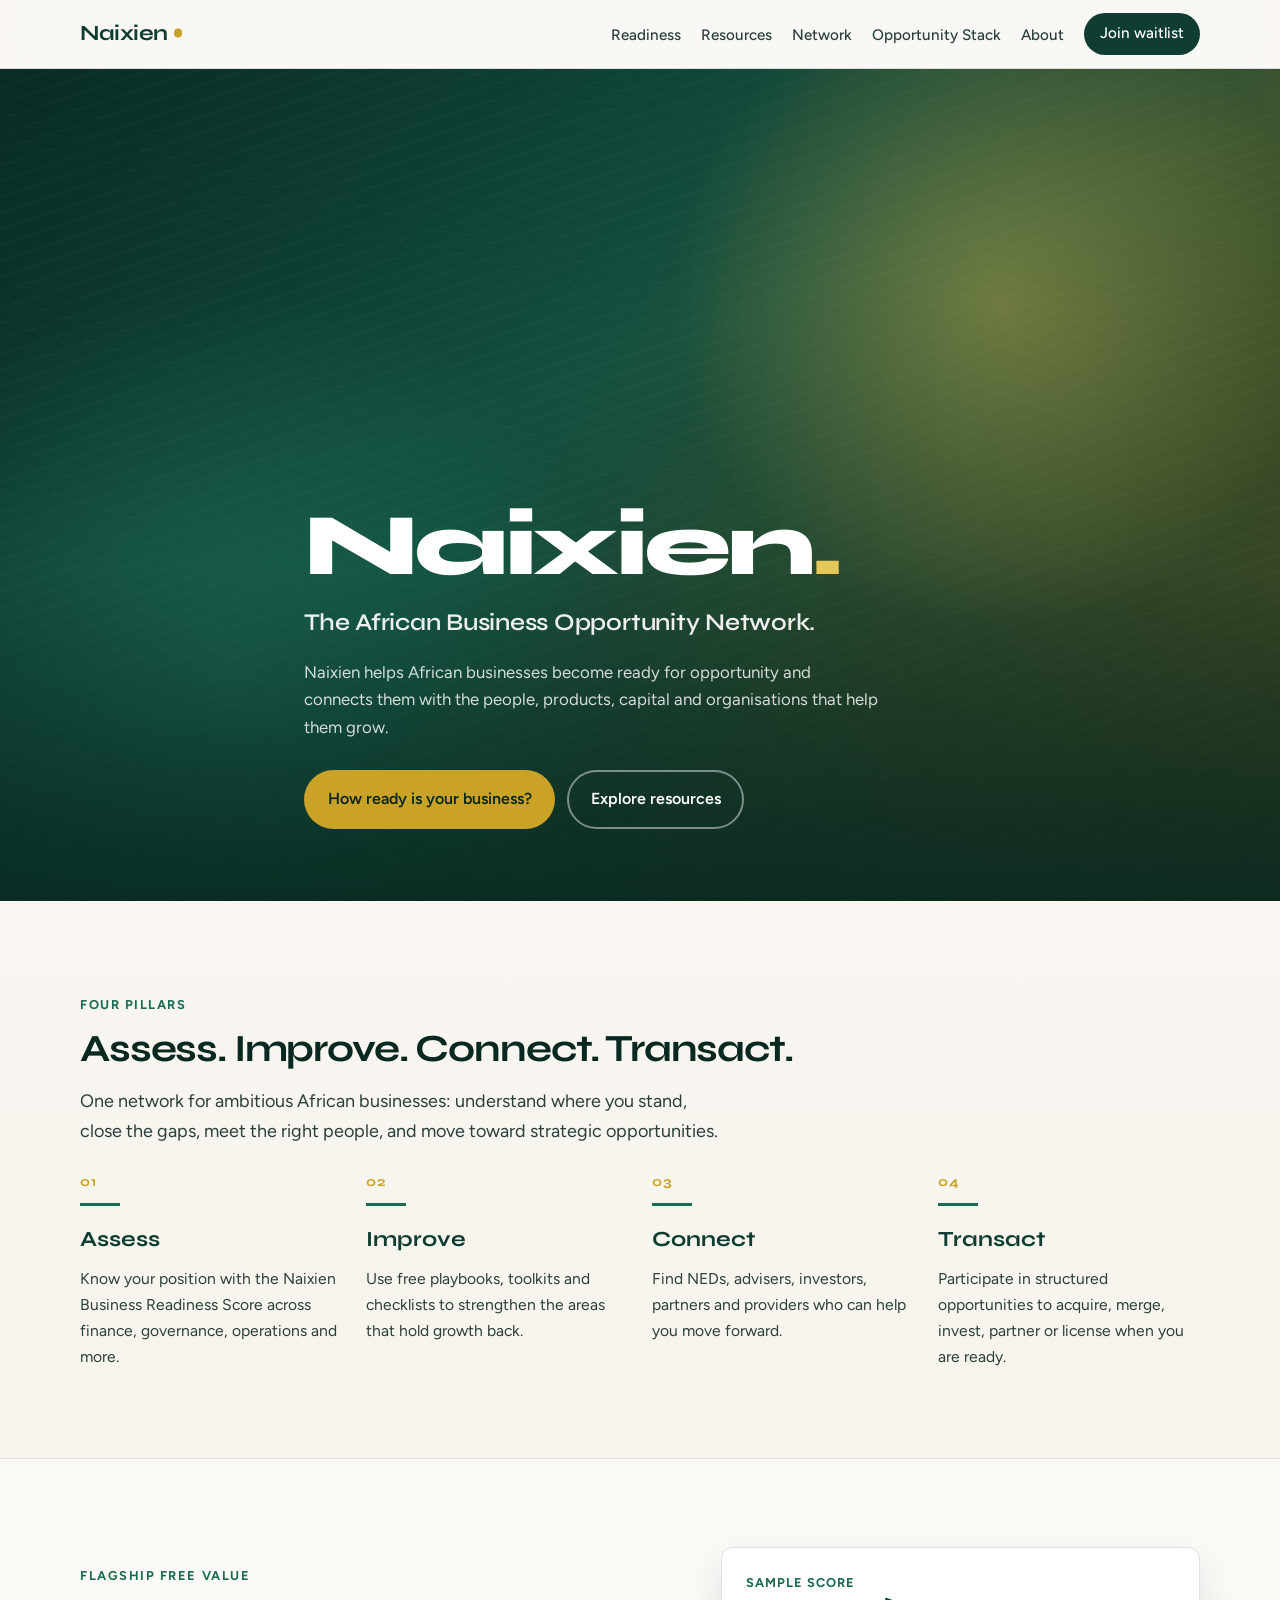
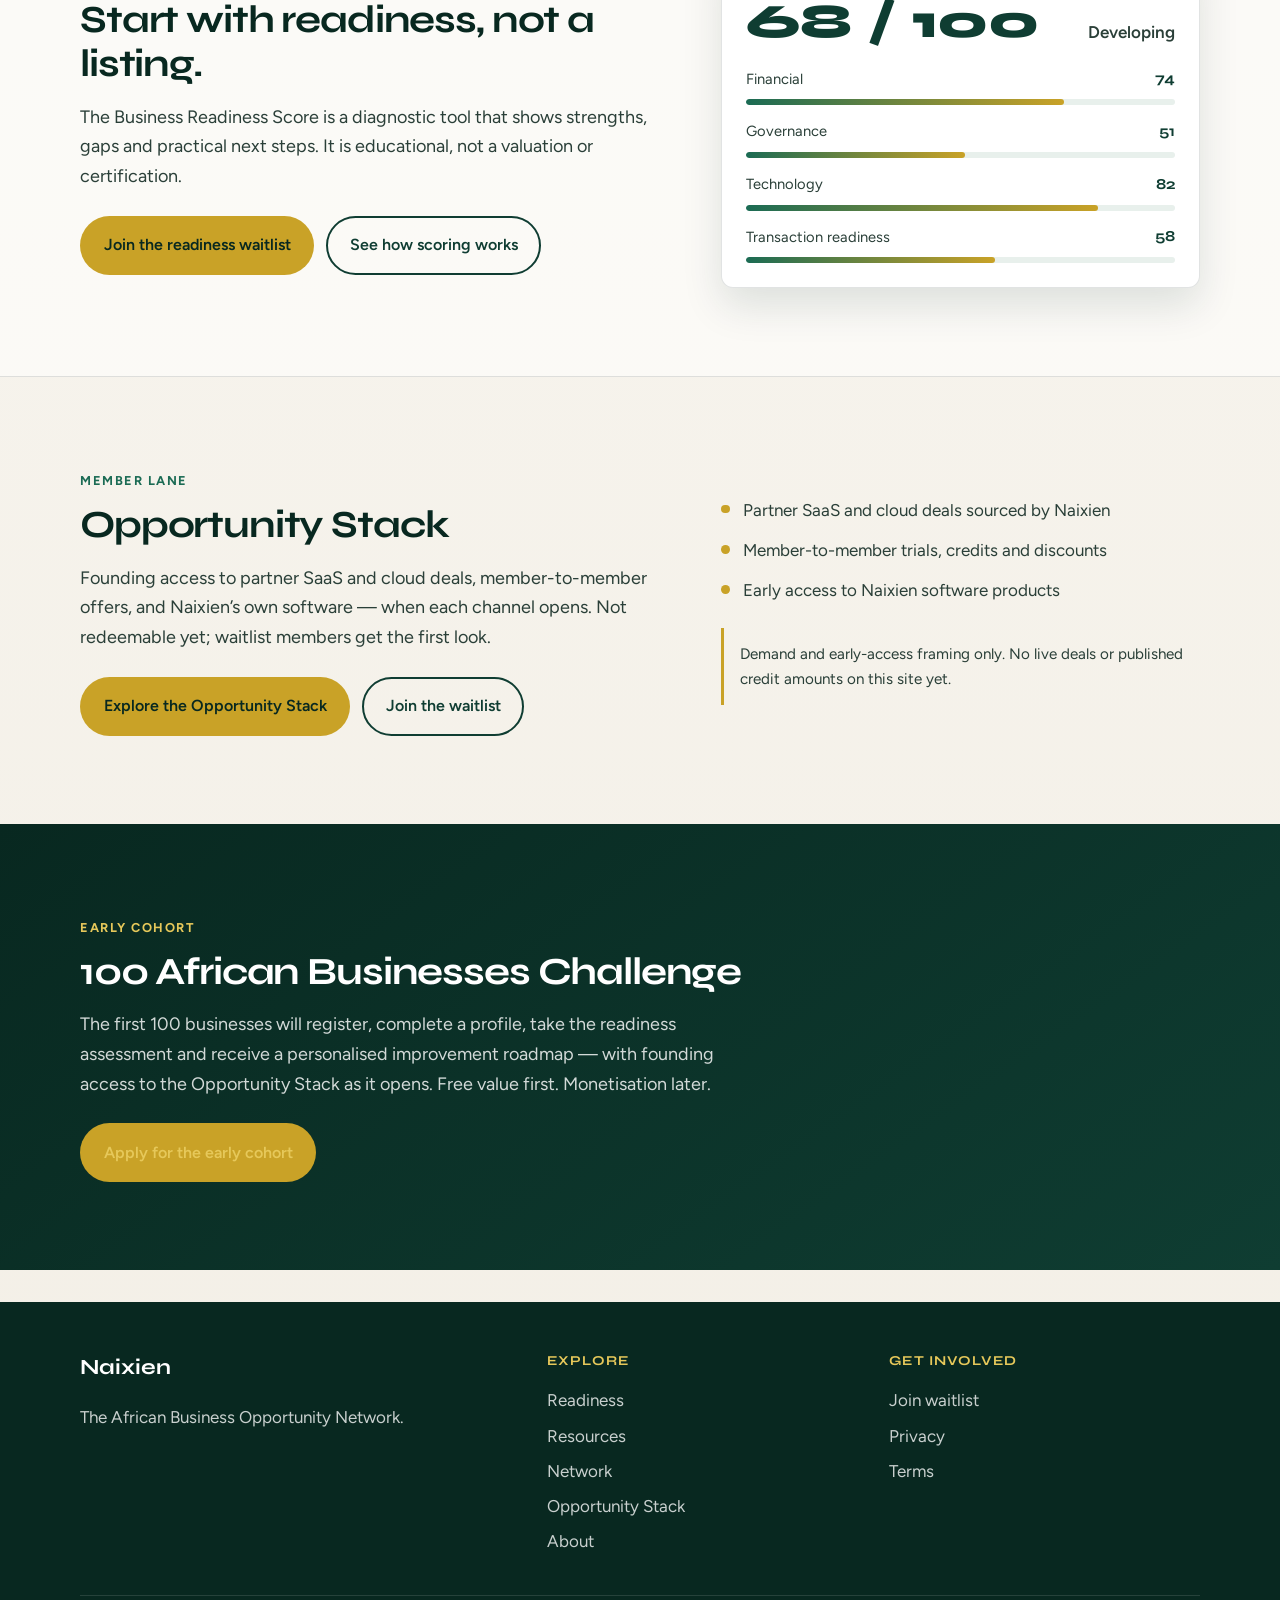
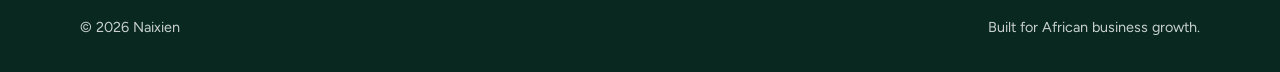
<file: index.html>
<!DOCTYPE html>
<html lang="en">
  <head>
    <meta charset="utf-8" />
    <meta name="viewport" content="width=device-width, initial-scale=1" />
    <title>Naixien | The African Business Opportunity Network</title>
    <meta
      name="description"
      content="Naixien helps African businesses become ready for opportunity and connects them with the people, products, capital and organisations that help them grow."
    />
    <link rel="preconnect" href="https://fonts.googleapis.com" />
    <link rel="preconnect" href="https://fonts.gstatic.com" crossorigin />
    <link
      href="https://fonts.googleapis.com/css2?family=Figtree:wght@400;500;600;700&family=Syne:wght@600;700;800&display=swap"
      rel="stylesheet"
    />
    <link rel="stylesheet" href="assets/css/styles.css" />
    <link rel="icon" href="favicon.ico" sizes="any" />
    <link rel="icon" type="image/png" sizes="32x32" href="assets/favicon-32.png" />
    <link rel="icon" type="image/png" sizes="16x16" href="assets/favicon-16.png" />
    <link rel="apple-touch-icon" sizes="180x180" href="assets/apple-touch-icon.png" />
  </head>
  <body>
    <a class="skip-link" href="#main">Skip to content</a>
    <div class="site-bg" aria-hidden="true"></div>

    <header class="site-header">
      <div class="container nav">
        <a class="logo" href="index.html">Naixien<span aria-hidden="true"></span></a>
        <button
          class="nav-toggle"
          type="button"
          aria-expanded="false"
          aria-controls="site-nav"
        >
          Menu
        </button>
        <ul class="nav-links" id="site-nav">
          <li><a href="readiness.html">Readiness</a></li>
          <li><a href="resources.html">Resources</a></li>
          <li><a href="network.html">Network</a></li>
          <li><a href="opportunity-stack.html">Opportunity Stack</a></li>
          <li><a href="about.html">About</a></li>
          <li><a class="nav-cta" href="join.html">Join waitlist</a></li>
        </ul>
      </div>
    </header>

    <main id="main">
      <section class="hero" aria-label="Naixien introduction">
        <div class="container hero-inner">
          <h1 class="brand-mark reveal">Naixien<span class="dot">.</span></h1>
          <p class="hero-tagline reveal reveal-delay-1">
            The African Business Opportunity Network.
          </p>
          <p class="hero-lead reveal reveal-delay-2">
            Naixien helps African businesses become ready for opportunity and
            connects them with the people, products, capital and organisations
            that help them grow.
          </p>
          <div class="btn-group reveal reveal-delay-3">
            <a class="btn btn-primary" href="join.html"
              >How ready is your business?</a
            >
            <a class="btn btn-secondary" href="resources.html">Explore resources</a>
          </div>
        </div>
      </section>

      <section class="section">
        <div class="container">
          <p class="eyebrow reveal">Four pillars</p>
          <h2 class="reveal">Assess. Improve. Connect. Transact.</h2>
          <p class="lead reveal">
            One network for ambitious African businesses: understand where you
            stand, close the gaps, meet the right people, and move toward
            strategic opportunities.
          </p>
          <div class="pillars">
            <article class="pillar reveal">
              <div class="pillar-index">01</div>
              <div class="pillar-rule" aria-hidden="true"></div>
              <h3>Assess</h3>
              <p>
                Know your position with the Naixien Business Readiness Score
                across finance, governance, operations and more.
              </p>
            </article>
            <article class="pillar reveal reveal-delay-1">
              <div class="pillar-index">02</div>
              <div class="pillar-rule" aria-hidden="true"></div>
              <h3>Improve</h3>
              <p>
                Use free playbooks, toolkits and checklists to strengthen the
                areas that hold growth back.
              </p>
            </article>
            <article class="pillar reveal reveal-delay-2">
              <div class="pillar-index">03</div>
              <div class="pillar-rule" aria-hidden="true"></div>
              <h3>Connect</h3>
              <p>
                Find NEDs, advisers, investors, partners and providers who can
                help you move forward.
              </p>
            </article>
            <article class="pillar reveal reveal-delay-3">
              <div class="pillar-index">04</div>
              <div class="pillar-rule" aria-hidden="true"></div>
              <h3>Transact</h3>
              <p>
                Participate in structured opportunities to acquire, merge,
                invest, partner or license when you are ready.
              </p>
            </article>
          </div>
        </div>
      </section>

      <section class="section section-alt">
        <div class="container split">
          <div class="reveal">
            <p class="eyebrow">Flagship free value</p>
            <h2>Start with readiness, not a listing.</h2>
            <p class="lead">
              The Business Readiness Score is a diagnostic tool that shows
              strengths, gaps and practical next steps. It is educational, not a
              valuation or certification.
            </p>
            <div class="btn-group">
              <a class="btn btn-primary" href="join.html">Join the readiness waitlist</a>
              <a class="btn btn-outline" href="readiness.html">See how scoring works</a>
            </div>
          </div>
          <div
            class="score-mock reveal reveal-delay-1"
            aria-label="Sample readiness score"
          >
            <div class="score-mock-header">
              <div>
                <p class="score-label">Sample score</p>
                <p class="score-value">68 / 100</p>
              </div>
              <p class="score-band">Developing</p>
            </div>
            <div class="dim-row">
              <span class="dim-name">Financial</span>
              <span class="dim-score">74</span>
              <div class="dim-bar"><span style="--w: 74%"></span></div>
            </div>
            <div class="dim-row">
              <span class="dim-name">Governance</span>
              <span class="dim-score">51</span>
              <div class="dim-bar"><span style="--w: 51%"></span></div>
            </div>
            <div class="dim-row">
              <span class="dim-name">Technology</span>
              <span class="dim-score">82</span>
              <div class="dim-bar"><span style="--w: 82%"></span></div>
            </div>
            <div class="dim-row">
              <span class="dim-name">Transaction readiness</span>
              <span class="dim-score">58</span>
              <div class="dim-bar"><span style="--w: 58%"></span></div>
            </div>
          </div>
        </div>
      </section>

      <section class="section">
        <div class="container split">
          <div class="reveal">
            <p class="eyebrow">Member lane</p>
            <h2>Opportunity Stack</h2>
            <p class="lead">
              Founding access to partner SaaS and cloud deals, member-to-member
              offers, and Naixien’s own software — when each channel opens. Not
              redeemable yet; waitlist members get the first look.
            </p>
            <div class="btn-group">
              <a class="btn btn-primary" href="opportunity-stack.html"
                >Explore the Opportunity Stack</a
              >
              <a
                class="btn btn-outline"
                href="join.html?interest=opportunity-stack"
                >Join the waitlist</a
              >
            </div>
          </div>
          <div class="reveal reveal-delay-1">
            <ul class="audience-list">
              <li>Partner SaaS and cloud deals sourced by Naixien</li>
              <li>Member-to-member trials, credits and discounts</li>
              <li>Early access to Naixien software products</li>
            </ul>
            <p class="disclaimer">
              Demand and early-access framing only. No live deals or published
              credit amounts on this site yet.
            </p>
          </div>
        </div>
      </section>

      <section class="section section-dark">
        <div class="container reveal">
          <p class="eyebrow">Early cohort</p>
          <h2>100 African Businesses Challenge</h2>
          <p class="lead">
            The first 100 businesses will register, complete a profile, take the
            readiness assessment and receive a personalised improvement roadmap —
            with founding access to the Opportunity Stack as it opens. Free value
            first. Monetisation later.
          </p>
          <a class="btn btn-primary" href="join.html">Apply for the early cohort</a>
        </div>
      </section>
    </main>

    <footer class="site-footer">
      <div class="container">
        <div class="footer-grid">
          <div>
            <p class="footer-brand">Naixien</p>
            <p>The African Business Opportunity Network.</p>
          </div>
          <div>
            <h3>Explore</h3>
            <ul>
              <li><a href="readiness.html">Readiness</a></li>
              <li><a href="resources.html">Resources</a></li>
              <li><a href="network.html">Network</a></li>
              <li><a href="opportunity-stack.html">Opportunity Stack</a></li>
              <li><a href="about.html">About</a></li>
            </ul>
          </div>
          <div>
            <h3>Get involved</h3>
            <ul>
              <li><a href="join.html">Join waitlist</a></li>
              <li><a href="privacy.html">Privacy</a></li>
              <li><a href="terms.html">Terms</a></li>
            </ul>
          </div>
        </div>
        <div class="footer-bottom">
          <span>&copy; <span data-year></span> Naixien</span>
          <span>Built for African business growth.</span>
        </div>
      </div>
    </footer>

    <script src="assets/js/main.js"></script>
  </body>
</html>
</file>
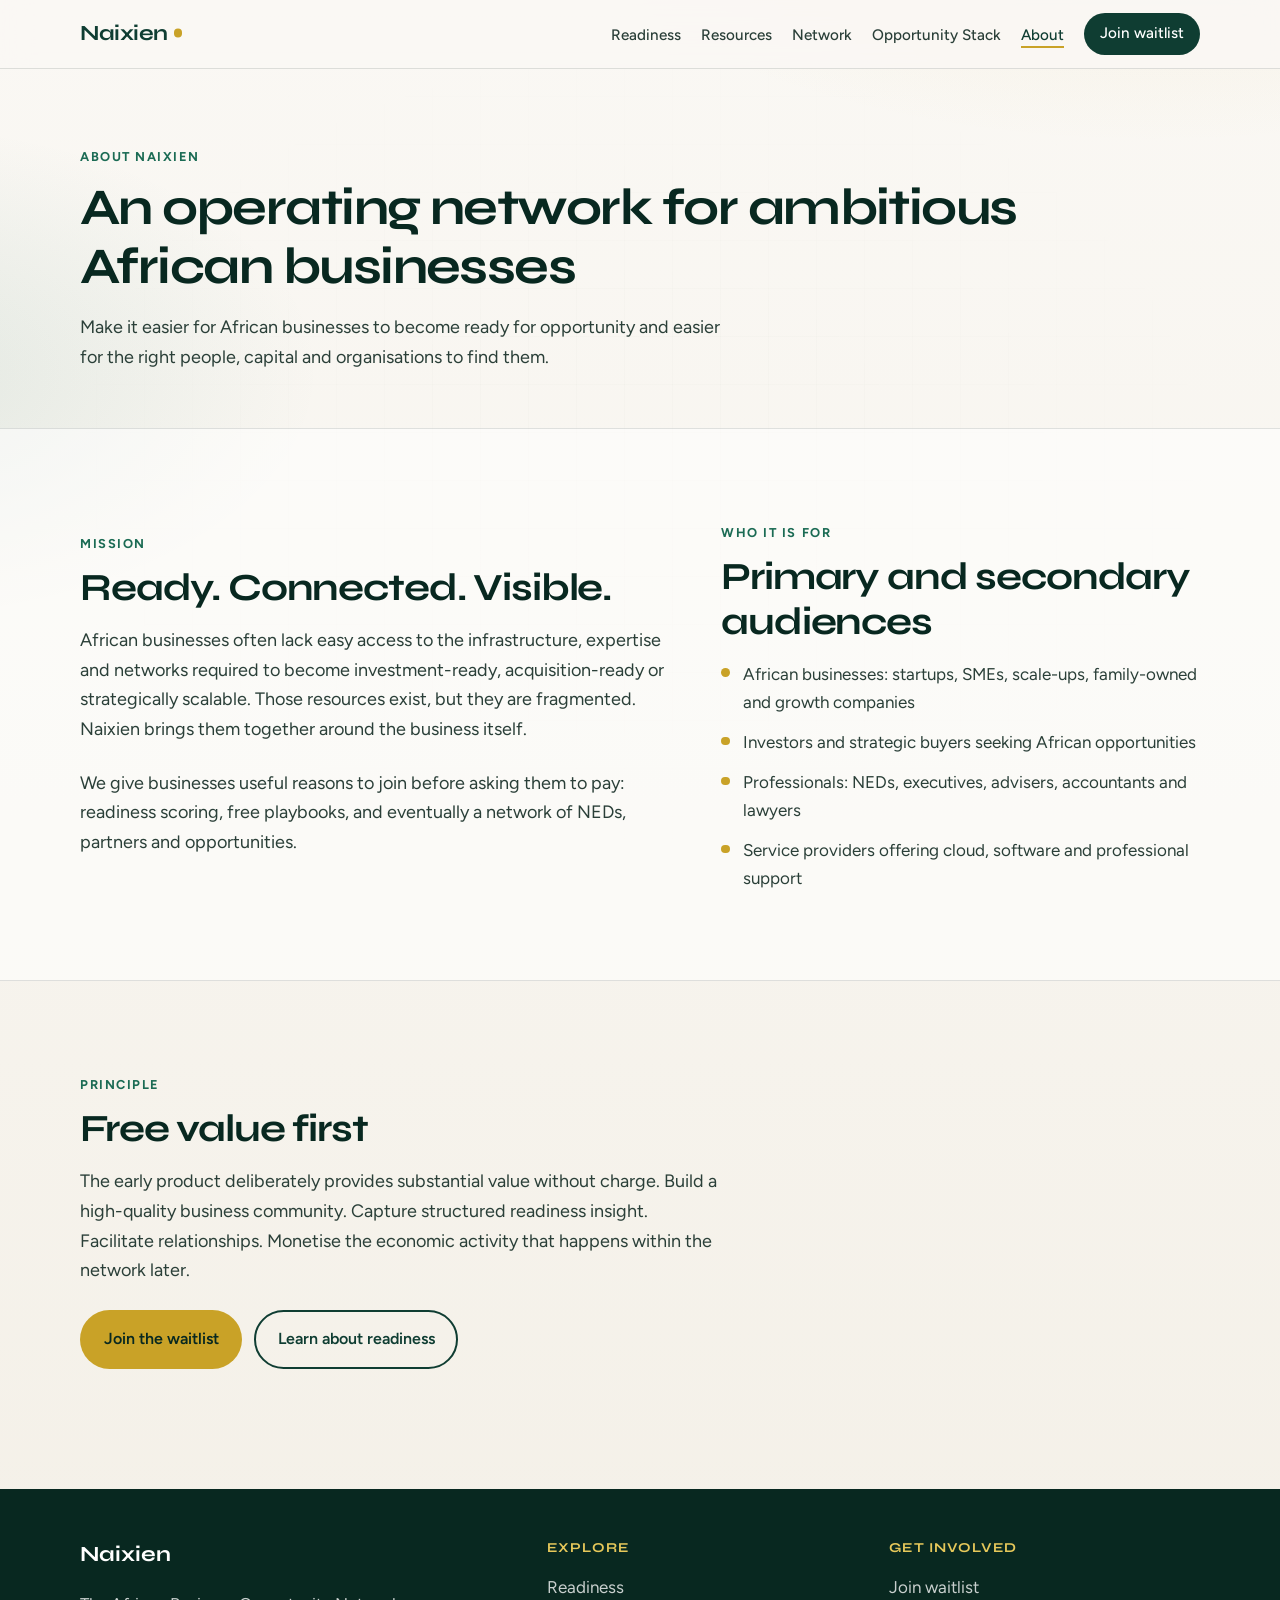
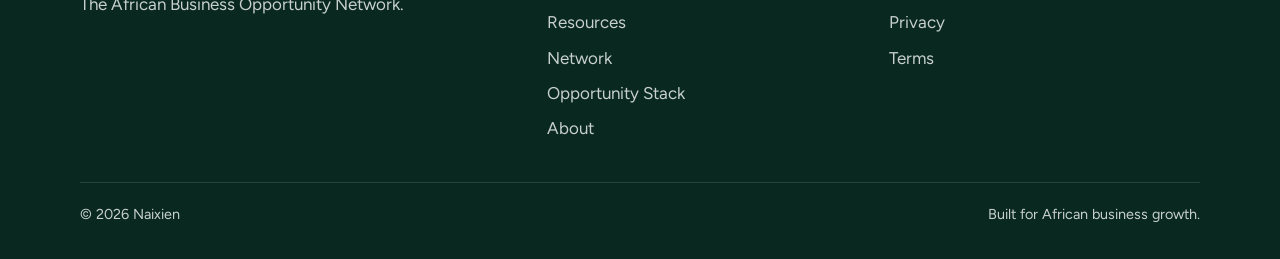
<file: about.html>
<!DOCTYPE html>
<html lang="en">
  <head>
    <meta charset="utf-8" />
    <meta name="viewport" content="width=device-width, initial-scale=1" />
    <title>About | Naixien</title>
    <meta
      name="description"
      content="Naixien's mission: make it easier for African businesses to become ready for opportunity and easier for the right people, capital and organisations to find them."
    />
    <link rel="preconnect" href="https://fonts.googleapis.com" />
    <link rel="preconnect" href="https://fonts.gstatic.com" crossorigin />
    <link
      href="https://fonts.googleapis.com/css2?family=Figtree:wght@400;500;600;700&family=Syne:wght@600;700;800&display=swap"
      rel="stylesheet"
    />
    <link rel="stylesheet" href="assets/css/styles.css" />
    <link rel="icon" href="favicon.ico" sizes="any" />
    <link rel="icon" type="image/png" sizes="32x32" href="assets/favicon-32.png" />
    <link rel="icon" type="image/png" sizes="16x16" href="assets/favicon-16.png" />
    <link rel="apple-touch-icon" sizes="180x180" href="assets/apple-touch-icon.png" />
  </head>
  <body>
    <a class="skip-link" href="#main">Skip to content</a>
    <div class="site-bg" aria-hidden="true"></div>

    <header class="site-header">
      <div class="container nav">
        <a class="logo" href="index.html">Naixien<span aria-hidden="true"></span></a>
        <button
          class="nav-toggle"
          type="button"
          aria-expanded="false"
          aria-controls="site-nav"
        >
          Menu
        </button>
        <ul class="nav-links" id="site-nav">
          <li><a href="readiness.html">Readiness</a></li>
          <li><a href="resources.html">Resources</a></li>
          <li><a href="network.html">Network</a></li>
          <li><a href="opportunity-stack.html">Opportunity Stack</a></li>
          <li><a href="about.html" aria-current="page">About</a></li>
          <li><a class="nav-cta" href="join.html">Join waitlist</a></li>
        </ul>
      </div>
    </header>

    <main id="main">
      <section class="page-hero">
        <div class="container">
          <p class="eyebrow reveal">About Naixien</p>
          <h1 class="reveal">An operating network for ambitious African businesses</h1>
          <p class="lead reveal">
            Make it easier for African businesses to become ready for
            opportunity and easier for the right people, capital and
            organisations to find them.
          </p>
        </div>
      </section>

      <section class="section section-alt">
        <div class="container split">
          <div class="reveal">
            <p class="eyebrow">Mission</p>
            <h2>Ready. Connected. Visible.</h2>
            <p class="lead">
              African businesses often lack easy access to the infrastructure,
              expertise and networks required to become investment-ready,
              acquisition-ready or strategically scalable. Those resources
              exist, but they are fragmented. Naixien brings them together
              around the business itself.
            </p>
            <p class="lead">
              We give businesses useful reasons to join before asking them to
              pay: readiness scoring, free playbooks, and eventually a network
              of NEDs, partners and opportunities.
            </p>
          </div>
          <div class="reveal reveal-delay-1">
            <p class="eyebrow">Who it is for</p>
            <h2>Primary and secondary audiences</h2>
            <ul class="audience-list">
              <li>
                African businesses: startups, SMEs, scale-ups, family-owned and
                growth companies
              </li>
              <li>
                Investors and strategic buyers seeking African opportunities
              </li>
              <li>
                Professionals: NEDs, executives, advisers, accountants and
                lawyers
              </li>
              <li>
                Service providers offering cloud, software and professional
                support
              </li>
            </ul>
          </div>
        </div>
      </section>

      <section class="section">
        <div class="container reveal">
          <p class="eyebrow">Principle</p>
          <h2>Free value first</h2>
          <p class="lead">
            The early product deliberately provides substantial value without
            charge. Build a high-quality business community. Capture structured
            readiness insight. Facilitate relationships. Monetise the economic
            activity that happens within the network later.
          </p>
          <div class="btn-group">
            <a class="btn btn-primary" href="join.html">Join the waitlist</a>
            <a class="btn btn-outline" href="readiness.html">Learn about readiness</a>
          </div>
        </div>
      </section>
    </main>

    <footer class="site-footer">
      <div class="container">
        <div class="footer-grid">
          <div>
            <p class="footer-brand">Naixien</p>
            <p>The African Business Opportunity Network.</p>
          </div>
          <div>
            <h3>Explore</h3>
            <ul>
              <li><a href="readiness.html">Readiness</a></li>
              <li><a href="resources.html">Resources</a></li>
              <li><a href="network.html">Network</a></li>
              <li><a href="opportunity-stack.html">Opportunity Stack</a></li>
              <li><a href="about.html">About</a></li>
            </ul>
          </div>
          <div>
            <h3>Get involved</h3>
            <ul>
              <li><a href="join.html">Join waitlist</a></li>
              <li><a href="privacy.html">Privacy</a></li>
              <li><a href="terms.html">Terms</a></li>
            </ul>
          </div>
        </div>
        <div class="footer-bottom">
          <span>&copy; <span data-year></span> Naixien</span>
          <span>Built for African business growth.</span>
        </div>
      </div>
    </footer>

    <script src="assets/js/main.js"></script>
  </body>
</html>
</file>
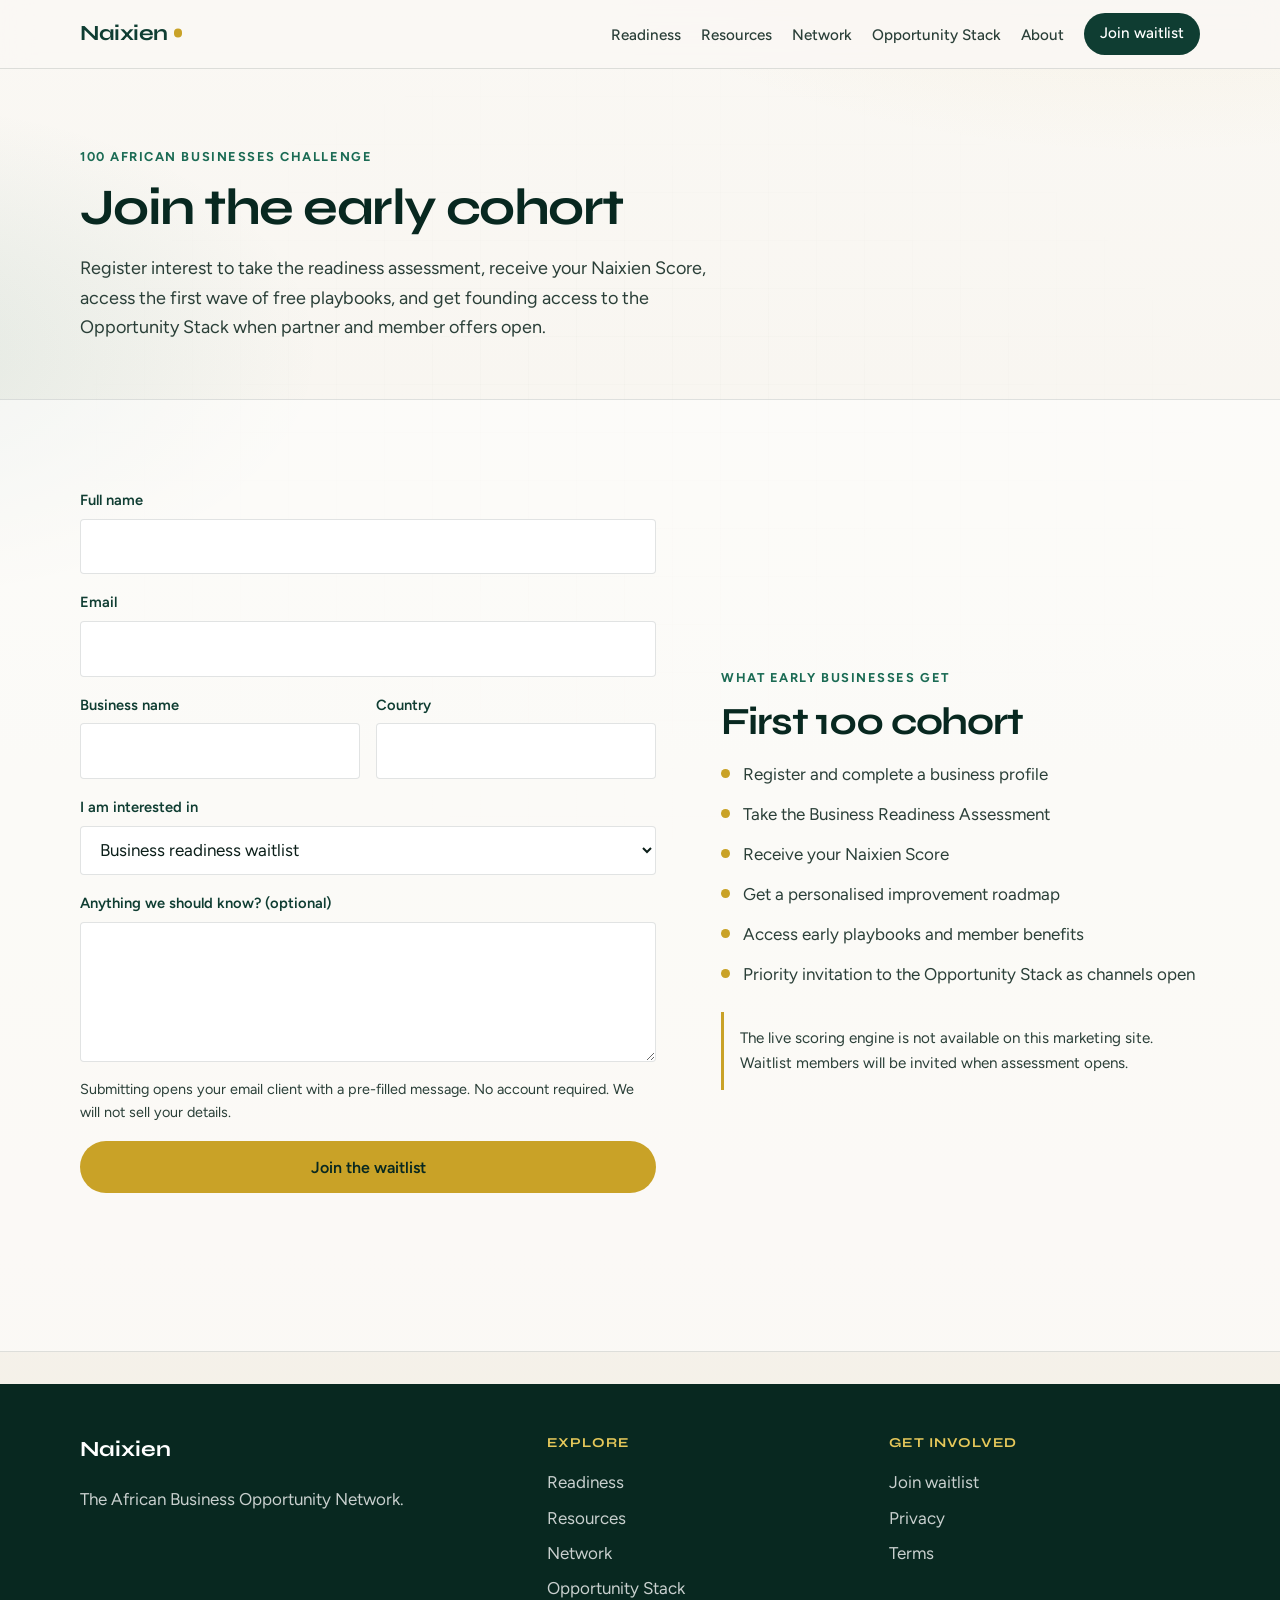
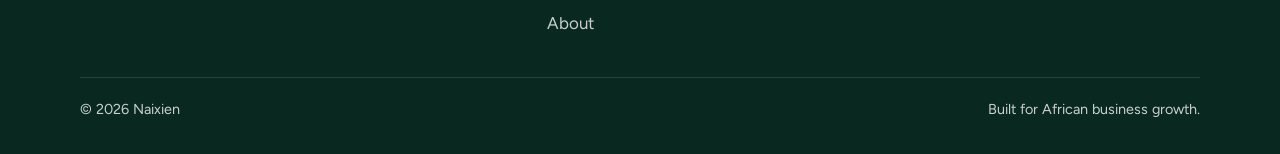
<file: join.html>
<!DOCTYPE html>
<html lang="en">
  <head>
    <meta charset="utf-8" />
    <meta name="viewport" content="width=device-width, initial-scale=1" />
    <title>Join the waitlist | Naixien</title>
    <meta
      name="description"
      content="Join the Naixien waitlist and the 100 African Businesses Challenge early cohort."
    />
    <link rel="preconnect" href="https://fonts.googleapis.com" />
    <link rel="preconnect" href="https://fonts.gstatic.com" crossorigin />
    <link
      href="https://fonts.googleapis.com/css2?family=Figtree:wght@400;500;600;700&family=Syne:wght@600;700;800&display=swap"
      rel="stylesheet"
    />
    <link rel="stylesheet" href="assets/css/styles.css" />
    <link rel="icon" href="favicon.ico" sizes="any" />
    <link rel="icon" type="image/png" sizes="32x32" href="assets/favicon-32.png" />
    <link rel="icon" type="image/png" sizes="16x16" href="assets/favicon-16.png" />
    <link rel="apple-touch-icon" sizes="180x180" href="assets/apple-touch-icon.png" />
  </head>
  <body>
    <a class="skip-link" href="#main">Skip to content</a>
    <div class="site-bg" aria-hidden="true"></div>

    <header class="site-header">
      <div class="container nav">
        <a class="logo" href="index.html">Naixien<span aria-hidden="true"></span></a>
        <button
          class="nav-toggle"
          type="button"
          aria-expanded="false"
          aria-controls="site-nav"
        >
          Menu
        </button>
        <ul class="nav-links" id="site-nav">
          <li><a href="readiness.html">Readiness</a></li>
          <li><a href="resources.html">Resources</a></li>
          <li><a href="network.html">Network</a></li>
          <li><a href="opportunity-stack.html">Opportunity Stack</a></li>
          <li><a href="about.html">About</a></li>
          <li>
            <a class="nav-cta" href="join.html" aria-current="page"
              >Join waitlist</a
            >
          </li>
        </ul>
      </div>
    </header>

    <main id="main">
      <section class="page-hero">
        <div class="container">
          <p class="eyebrow reveal">100 African Businesses Challenge</p>
          <h1 class="reveal">Join the early cohort</h1>
          <p class="lead reveal">
            Register interest to take the readiness assessment, receive your
            Naixien Score, access the first wave of free playbooks, and get
            founding access to the Opportunity Stack when partner and member
            offers open.
          </p>
        </div>
      </section>

      <section class="section section-alt">
        <div class="container split">
          <div class="reveal">
            <!--
              WAITLIST FORM HOOK (free / no paid services)
              --------------------------------------------
              Current behaviour: mailto to hello@naixien.com via assets/js/main.js
              To swap later to Formspree (free tier) or another endpoint:
                1. Create a form endpoint
                2. Set data-form-endpoint="https://formspree.io/f/YOUR_ID"
                3. Set data-form-mode="fetch" (or remove data-form-mode="mailto")
              Fields collected: name, email, business name, country (+ optional interest)
            -->
            <form
              class="form"
              data-waitlist
              data-form-mode="mailto"
              data-mailto="hello@naixien.com"
              data-subject="Naixien waitlist / early cohort"
              novalidate
            >
              <div class="form-row">
                <label for="name">Full name</label>
                <input
                  id="name"
                  name="name"
                  data-label="Name"
                  type="text"
                  autocomplete="name"
                  required
                />
              </div>
              <div class="form-row">
                <label for="email">Email</label>
                <input
                  id="email"
                  name="email"
                  data-label="Email"
                  type="email"
                  autocomplete="email"
                  required
                />
              </div>
              <div class="form-row two">
                <div class="form-row">
                  <label for="business">Business name</label>
                  <input
                    id="business"
                    name="business"
                    data-label="Business name"
                    type="text"
                    autocomplete="organization"
                    required
                  />
                </div>
                <div class="form-row">
                  <label for="country">Country</label>
                  <input
                    id="country"
                    name="country"
                    data-label="Country"
                    type="text"
                    autocomplete="country-name"
                    required
                  />
                </div>
              </div>
              <div class="form-row">
                <label for="interest">I am interested in</label>
                <select id="interest" name="interest" data-label="Interest">
                  <option value="readiness-waitlist">
                    Business readiness waitlist
                  </option>
                  <option value="opportunity-stack">
                    Opportunity Stack early access
                  </option>
                  <option value="seeking-ned">Seeking an NED</option>
                  <option value="become-ned">Becoming an NED</option>
                  <option value="partner">Partnering with Naixien</option>
                </select>
              </div>
              <div class="form-row">
                <label for="message">Anything we should know? (optional)</label>
                <textarea
                  id="message"
                  name="message"
                  data-label="Message"
                  rows="4"
                ></textarea>
              </div>
              <p class="form-note">
                Submitting opens your email client with a pre-filled message. No
                account required. We will not sell your details.
              </p>
              <button class="btn btn-primary" type="submit">
                Join the waitlist
              </button>
              <p class="form-status" role="status" aria-live="polite"></p>
            </form>
          </div>
          <div class="reveal reveal-delay-1">
            <p class="eyebrow">What early businesses get</p>
            <h2>First 100 cohort</h2>
            <ul class="audience-list">
              <li>Register and complete a business profile</li>
              <li>Take the Business Readiness Assessment</li>
              <li>Receive your Naixien Score</li>
              <li>Get a personalised improvement roadmap</li>
              <li>Access early playbooks and member benefits</li>
              <li>
                Priority invitation to the Opportunity Stack as channels open
              </li>
            </ul>
            <p class="disclaimer">
              The live scoring engine is not available on this marketing site.
              Waitlist members will be invited when assessment opens.
            </p>
          </div>
        </div>
      </section>
    </main>

    <footer class="site-footer">
      <div class="container">
        <div class="footer-grid">
          <div>
            <p class="footer-brand">Naixien</p>
            <p>The African Business Opportunity Network.</p>
          </div>
          <div>
            <h3>Explore</h3>
            <ul>
              <li><a href="readiness.html">Readiness</a></li>
              <li><a href="resources.html">Resources</a></li>
              <li><a href="network.html">Network</a></li>
              <li><a href="opportunity-stack.html">Opportunity Stack</a></li>
              <li><a href="about.html">About</a></li>
            </ul>
          </div>
          <div>
            <h3>Get involved</h3>
            <ul>
              <li><a href="join.html">Join waitlist</a></li>
              <li><a href="privacy.html">Privacy</a></li>
              <li><a href="terms.html">Terms</a></li>
            </ul>
          </div>
        </div>
        <div class="footer-bottom">
          <span>&copy; <span data-year></span> Naixien</span>
          <span>Built for African business growth.</span>
        </div>
      </div>
    </footer>

    <script src="assets/js/main.js"></script>
    <script>
      (function () {
        var params = new URLSearchParams(window.location.search);
        var interest = params.get("interest");
        var select = document.getElementById("interest");
        if (interest && select) {
          var option = select.querySelector('option[value="' + interest + '"]');
          if (option) select.value = interest;
        }
      })();
    </script>
  </body>
</html>
</file>
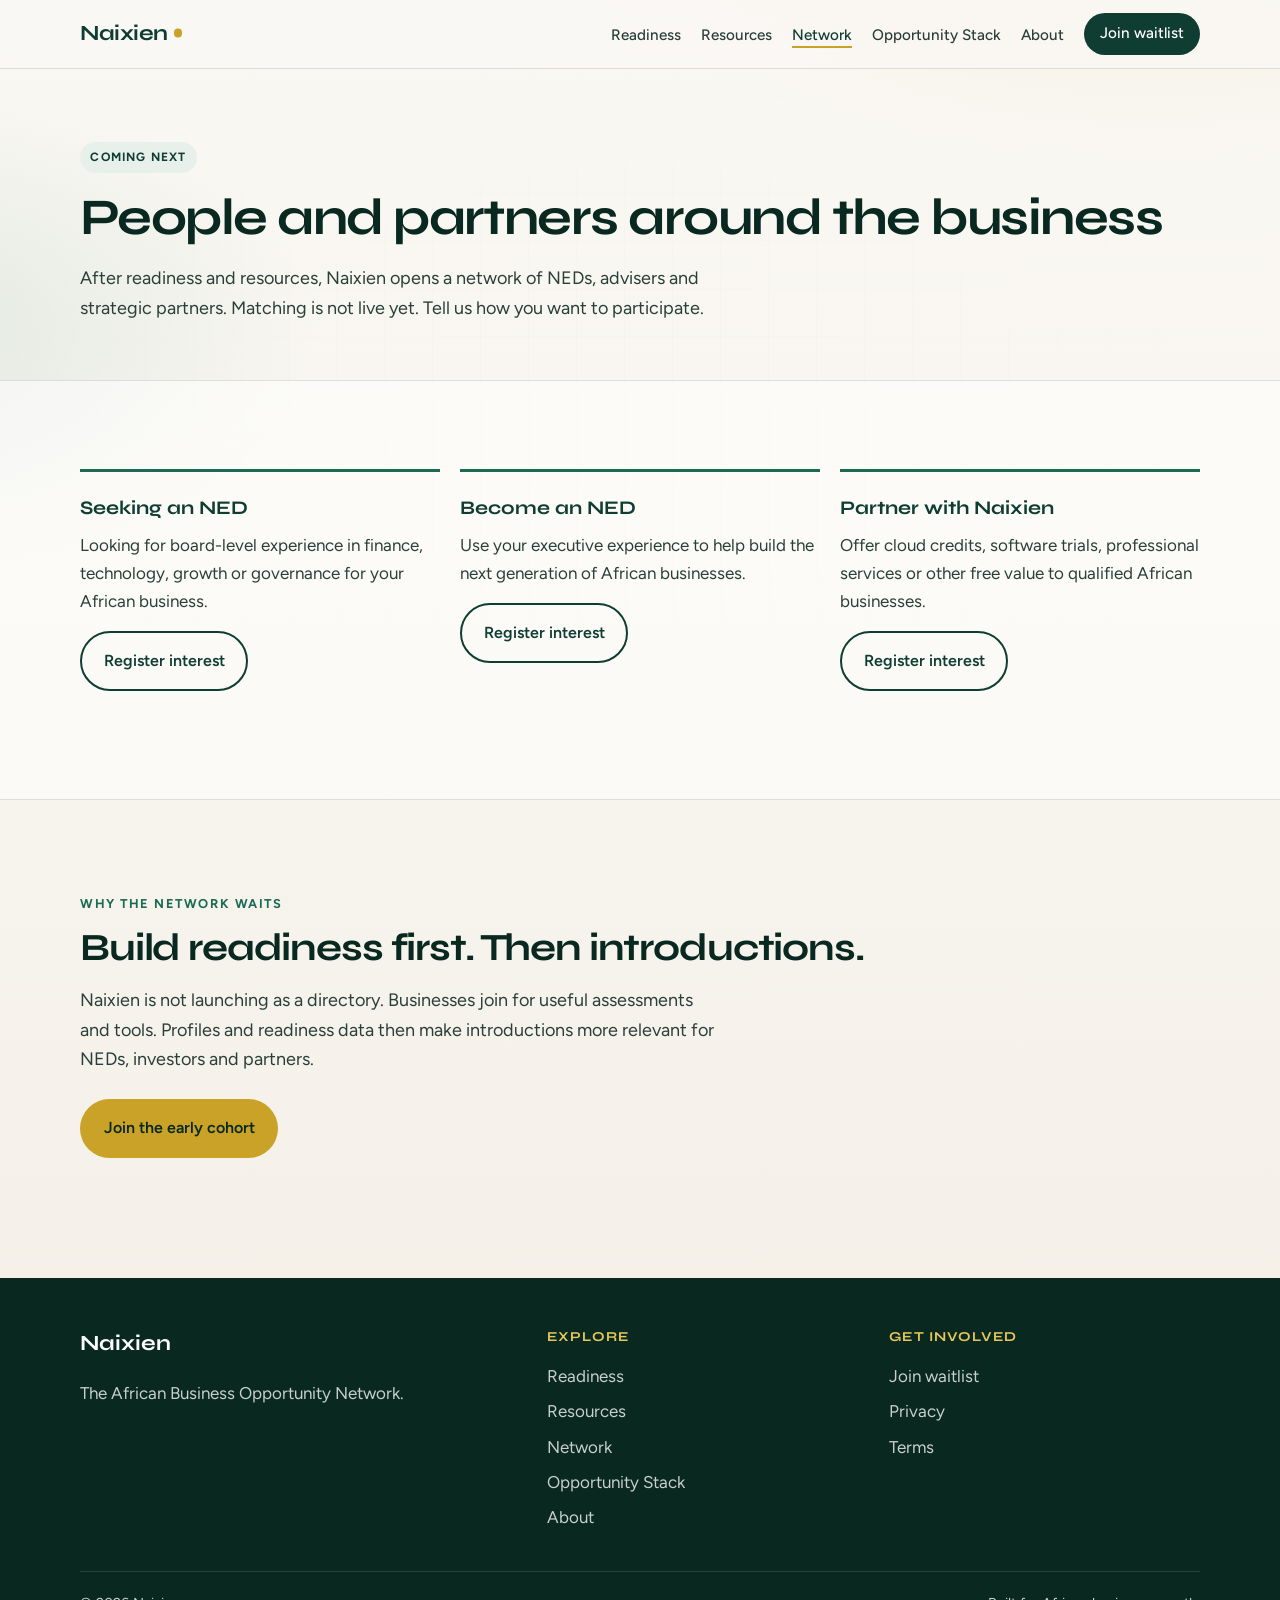
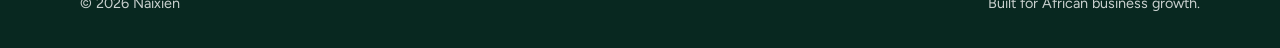
<file: network.html>
<!DOCTYPE html>
<html lang="en">
  <head>
    <meta charset="utf-8" />
    <meta name="viewport" content="width=device-width, initial-scale=1" />
    <title>Network | Naixien</title>
    <meta
      name="description"
      content="The Naixien NED and partner network is next. Register interest if you are seeking an NED, becoming an NED, or partnering with Naixien."
    />
    <link rel="preconnect" href="https://fonts.googleapis.com" />
    <link rel="preconnect" href="https://fonts.gstatic.com" crossorigin />
    <link
      href="https://fonts.googleapis.com/css2?family=Figtree:wght@400;500;600;700&family=Syne:wght@600;700;800&display=swap"
      rel="stylesheet"
    />
    <link rel="stylesheet" href="assets/css/styles.css" />
    <link rel="icon" href="favicon.ico" sizes="any" />
    <link rel="icon" type="image/png" sizes="32x32" href="assets/favicon-32.png" />
    <link rel="icon" type="image/png" sizes="16x16" href="assets/favicon-16.png" />
    <link rel="apple-touch-icon" sizes="180x180" href="assets/apple-touch-icon.png" />
  </head>
  <body>
    <a class="skip-link" href="#main">Skip to content</a>
    <div class="site-bg" aria-hidden="true"></div>

    <header class="site-header">
      <div class="container nav">
        <a class="logo" href="index.html">Naixien<span aria-hidden="true"></span></a>
        <button
          class="nav-toggle"
          type="button"
          aria-expanded="false"
          aria-controls="site-nav"
        >
          Menu
        </button>
        <ul class="nav-links" id="site-nav">
          <li><a href="readiness.html">Readiness</a></li>
          <li><a href="resources.html">Resources</a></li>
          <li>
            <a href="network.html" aria-current="page">Network</a>
          </li>
          <li><a href="opportunity-stack.html">Opportunity Stack</a></li>
          <li><a href="about.html">About</a></li>
          <li><a class="nav-cta" href="join.html">Join waitlist</a></li>
        </ul>
      </div>
    </header>

    <main id="main">
      <section class="page-hero">
        <div class="container">
          <span class="coming-next reveal">Coming next</span>
          <h1 class="reveal">People and partners around the business</h1>
          <p class="lead reveal">
            After readiness and resources, Naixien opens a network of NEDs,
            advisers and strategic partners. Matching is not live yet. Tell us
            how you want to participate.
          </p>
        </div>
      </section>

      <section class="section section-alt">
        <div class="container">
          <div class="option-grid">
            <article class="option reveal">
              <h3>Seeking an NED</h3>
              <p>
                Looking for board-level experience in finance, technology,
                growth or governance for your African business.
              </p>
              <a class="btn btn-outline" href="join.html?interest=seeking-ned"
                >Register interest</a
              >
            </article>
            <article class="option reveal reveal-delay-1">
              <h3>Become an NED</h3>
              <p>
                Use your executive experience to help build the next generation
                of African businesses.
              </p>
              <a class="btn btn-outline" href="join.html?interest=become-ned"
                >Register interest</a
              >
            </article>
            <article class="option reveal reveal-delay-2">
              <h3>Partner with Naixien</h3>
              <p>
                Offer cloud credits, software trials, professional services or
                other free value to qualified African businesses.
              </p>
              <a class="btn btn-outline" href="join.html?interest=partner"
                >Register interest</a
              >
            </article>
          </div>
        </div>
      </section>

      <section class="section">
        <div class="container reveal">
          <p class="eyebrow">Why the network waits</p>
          <h2>Build readiness first. Then introductions.</h2>
          <p class="lead">
            Naixien is not launching as a directory. Businesses join for useful
            assessments and tools. Profiles and readiness data then make
            introductions more relevant for NEDs, investors and partners.
          </p>
          <a class="btn btn-primary" href="join.html">Join the early cohort</a>
        </div>
      </section>
    </main>

    <footer class="site-footer">
      <div class="container">
        <div class="footer-grid">
          <div>
            <p class="footer-brand">Naixien</p>
            <p>The African Business Opportunity Network.</p>
          </div>
          <div>
            <h3>Explore</h3>
            <ul>
              <li><a href="readiness.html">Readiness</a></li>
              <li><a href="resources.html">Resources</a></li>
              <li><a href="network.html">Network</a></li>
              <li><a href="opportunity-stack.html">Opportunity Stack</a></li>
              <li><a href="about.html">About</a></li>
            </ul>
          </div>
          <div>
            <h3>Get involved</h3>
            <ul>
              <li><a href="join.html">Join waitlist</a></li>
              <li><a href="privacy.html">Privacy</a></li>
              <li><a href="terms.html">Terms</a></li>
            </ul>
          </div>
        </div>
        <div class="footer-bottom">
          <span>&copy; <span data-year></span> Naixien</span>
          <span>Built for African business growth.</span>
        </div>
      </div>
    </footer>

    <script src="assets/js/main.js"></script>
  </body>
</html>
</file>
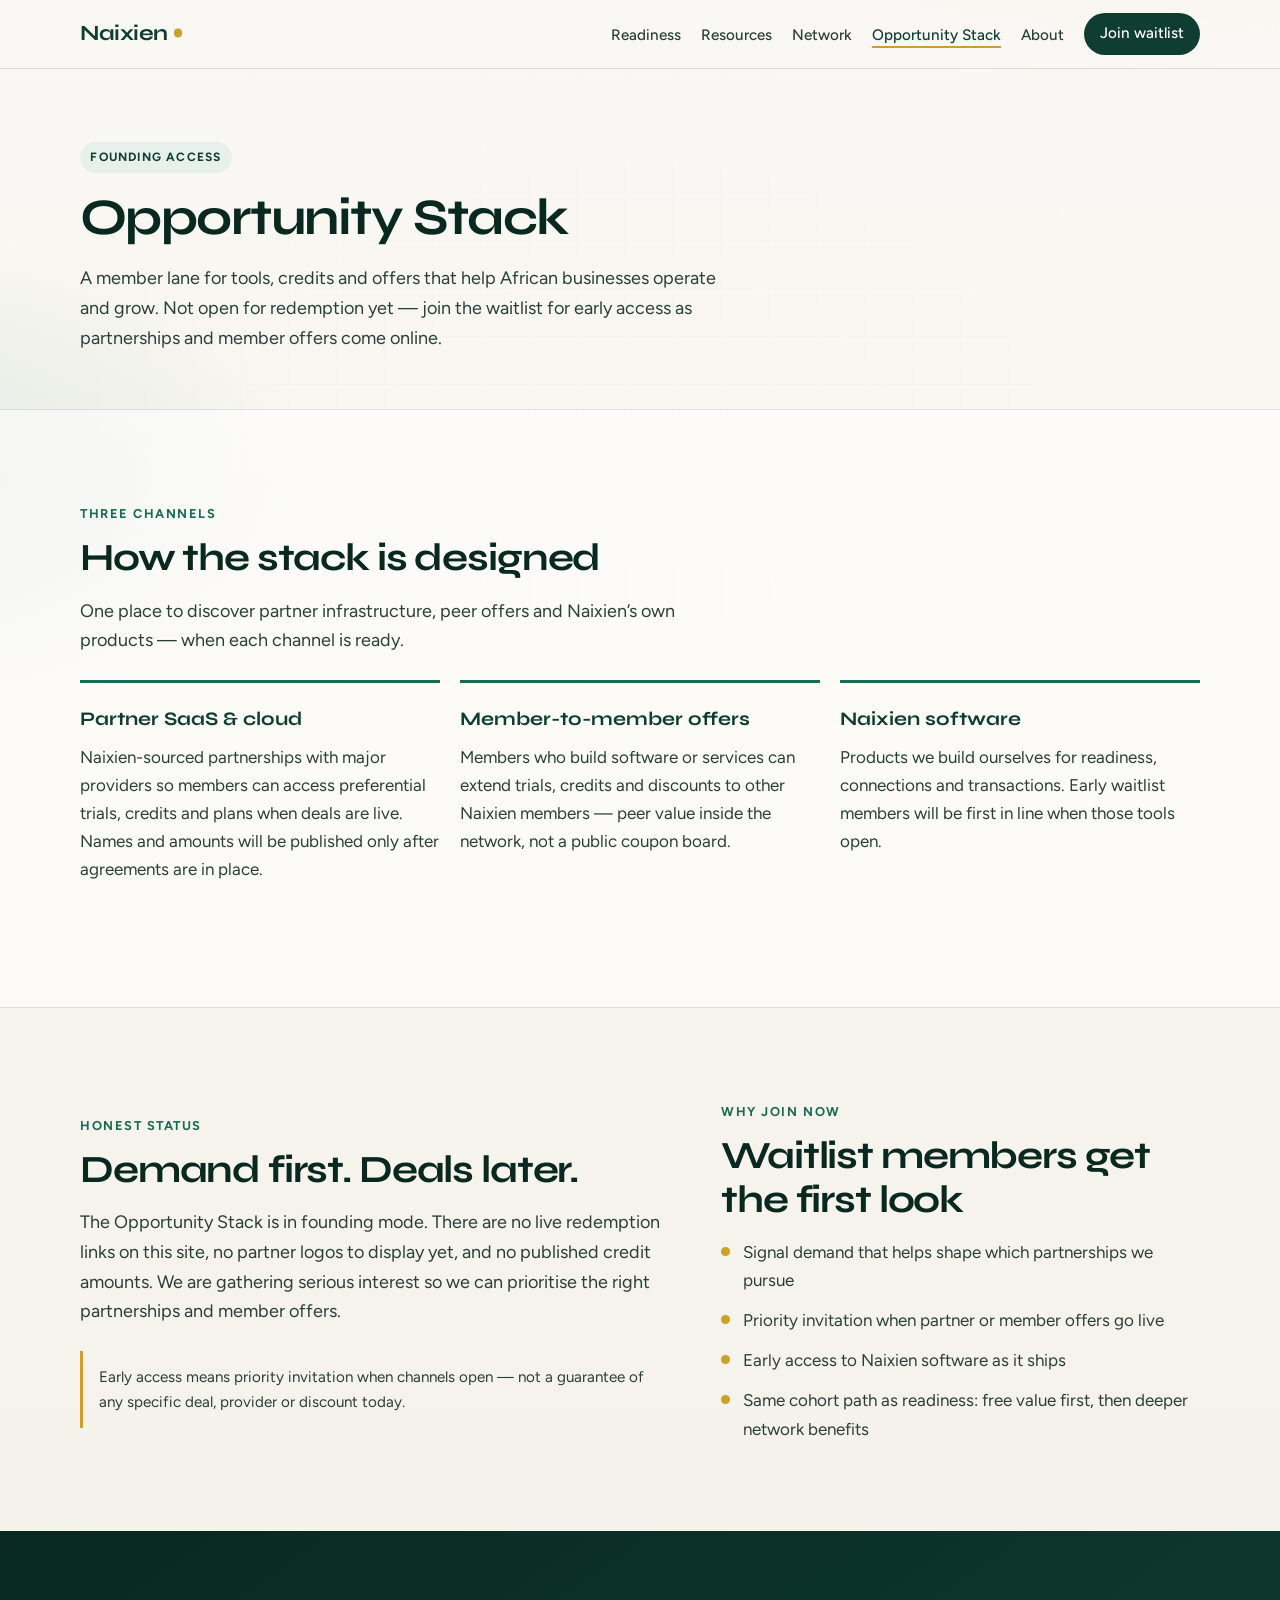
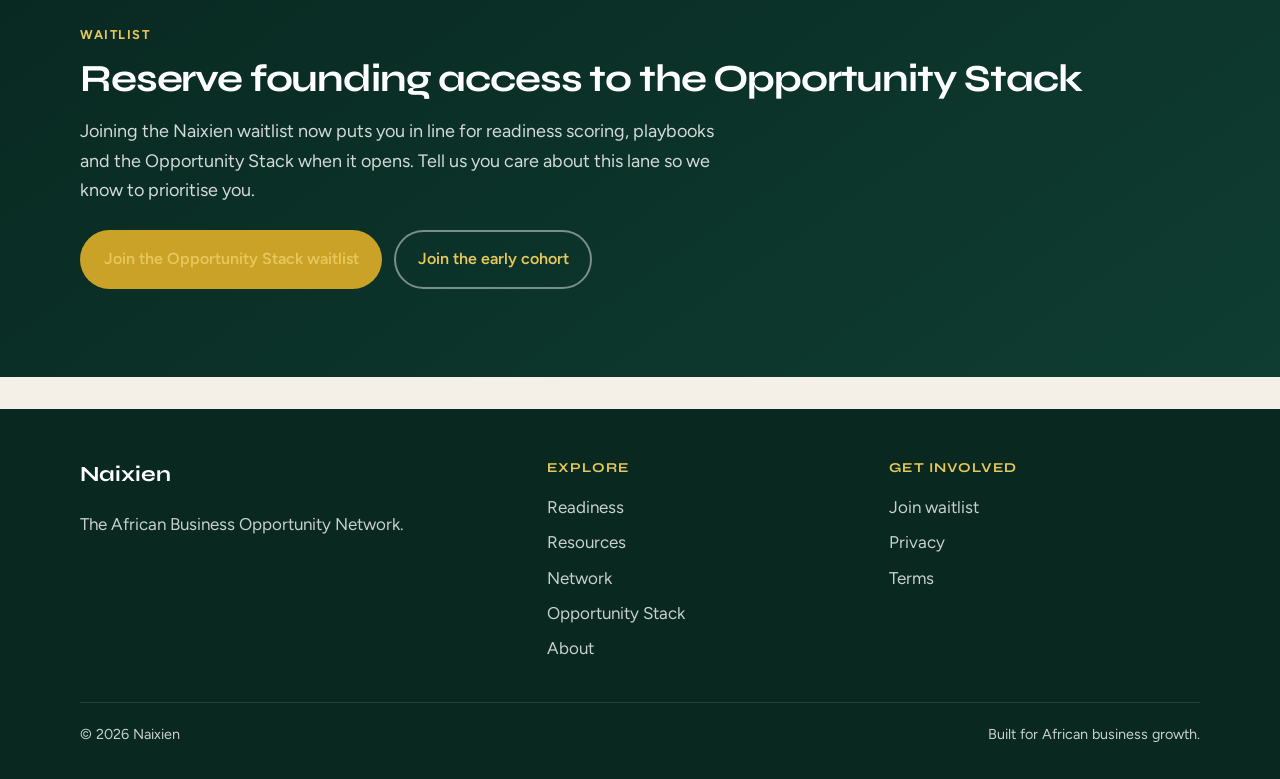
<file: opportunity-stack.html>
<!DOCTYPE html>
<html lang="en">
  <head>
    <meta charset="utf-8" />
    <meta name="viewport" content="width=device-width, initial-scale=1" />
    <title>Opportunity Stack | Naixien</title>
    <meta
      name="description"
      content="Join the founding waitlist for the Naixien Opportunity Stack: partner SaaS and cloud deals, member-to-member offers, and Naixien software — early access only."
    />
    <link rel="preconnect" href="https://fonts.googleapis.com" />
    <link rel="preconnect" href="https://fonts.gstatic.com" crossorigin />
    <link
      href="https://fonts.googleapis.com/css2?family=Figtree:wght@400;500;600;700&family=Syne:wght@600;700;800&display=swap"
      rel="stylesheet"
    />
    <link rel="stylesheet" href="assets/css/styles.css" />
    <link rel="icon" href="favicon.ico" sizes="any" />
    <link rel="icon" type="image/png" sizes="32x32" href="assets/favicon-32.png" />
    <link rel="icon" type="image/png" sizes="16x16" href="assets/favicon-16.png" />
    <link rel="apple-touch-icon" sizes="180x180" href="assets/apple-touch-icon.png" />
  </head>
  <body>
    <a class="skip-link" href="#main">Skip to content</a>
    <div class="site-bg" aria-hidden="true"></div>

    <header class="site-header">
      <div class="container nav">
        <a class="logo" href="index.html">Naixien<span aria-hidden="true"></span></a>
        <button
          class="nav-toggle"
          type="button"
          aria-expanded="false"
          aria-controls="site-nav"
        >
          Menu
        </button>
        <ul class="nav-links" id="site-nav">
          <li><a href="readiness.html">Readiness</a></li>
          <li><a href="resources.html">Resources</a></li>
          <li><a href="network.html">Network</a></li>
          <li>
            <a href="opportunity-stack.html" aria-current="page"
              >Opportunity Stack</a
            >
          </li>
          <li><a href="about.html">About</a></li>
          <li><a class="nav-cta" href="join.html">Join waitlist</a></li>
        </ul>
      </div>
    </header>

    <main id="main">
      <section class="page-hero">
        <div class="container">
          <span class="coming-next reveal">Founding access</span>
          <h1 class="reveal">Opportunity Stack</h1>
          <p class="lead reveal">
            A member lane for tools, credits and offers that help African
            businesses operate and grow. Not open for redemption yet — join the
            waitlist for early access as partnerships and member offers come
            online.
          </p>
        </div>
      </section>

      <section class="section section-alt">
        <div class="container">
          <p class="eyebrow reveal">Three channels</p>
          <h2 class="reveal">How the stack is designed</h2>
          <p class="lead reveal">
            One place to discover partner infrastructure, peer offers and
            Naixien’s own products — when each channel is ready.
          </p>
          <div class="option-grid">
            <article class="option reveal">
              <h3>Partner SaaS &amp; cloud</h3>
              <p>
                Naixien-sourced partnerships with major providers so members can
                access preferential trials, credits and plans when deals are
                live. Names and amounts will be published only after agreements
                are in place.
              </p>
            </article>
            <article class="option reveal reveal-delay-1">
              <h3>Member-to-member offers</h3>
              <p>
                Members who build software or services can extend trials,
                credits and discounts to other Naixien members — peer value
                inside the network, not a public coupon board.
              </p>
            </article>
            <article class="option reveal reveal-delay-2">
              <h3>Naixien software</h3>
              <p>
                Products we build ourselves for readiness, connections and
                transactions. Early waitlist members will be first in line when
                those tools open.
              </p>
            </article>
          </div>
        </div>
      </section>

      <section class="section">
        <div class="container split">
          <div class="reveal">
            <p class="eyebrow">Honest status</p>
            <h2>Demand first. Deals later.</h2>
            <p class="lead">
              The Opportunity Stack is in founding mode. There are no live
              redemption links on this site, no partner logos to display yet,
              and no published credit amounts. We are gathering serious interest
              so we can prioritise the right partnerships and member offers.
            </p>
            <p class="disclaimer">
              Early access means priority invitation when channels open — not a
              guarantee of any specific deal, provider or discount today.
            </p>
          </div>
          <div class="reveal reveal-delay-1">
            <p class="eyebrow">Why join now</p>
            <h2>Waitlist members get the first look</h2>
            <ul class="audience-list">
              <li>Signal demand that helps shape which partnerships we pursue</li>
              <li>Priority invitation when partner or member offers go live</li>
              <li>Early access to Naixien software as it ships</li>
              <li>
                Same cohort path as readiness: free value first, then deeper
                network benefits
              </li>
            </ul>
          </div>
        </div>
      </section>

      <section class="section section-dark">
        <div class="container reveal">
          <p class="eyebrow">Waitlist</p>
          <h2>Reserve founding access to the Opportunity Stack</h2>
          <p class="lead">
            Joining the Naixien waitlist now puts you in line for readiness
            scoring, playbooks and the Opportunity Stack when it opens. Tell us
            you care about this lane so we know to prioritise you.
          </p>
          <div class="btn-group">
            <a
              class="btn btn-primary"
              href="join.html?interest=opportunity-stack"
              >Join the Opportunity Stack waitlist</a
            >
            <a class="btn btn-secondary" href="join.html">Join the early cohort</a>
          </div>
        </div>
      </section>
    </main>

    <footer class="site-footer">
      <div class="container">
        <div class="footer-grid">
          <div>
            <p class="footer-brand">Naixien</p>
            <p>The African Business Opportunity Network.</p>
          </div>
          <div>
            <h3>Explore</h3>
            <ul>
              <li><a href="readiness.html">Readiness</a></li>
              <li><a href="resources.html">Resources</a></li>
              <li><a href="network.html">Network</a></li>
              <li><a href="opportunity-stack.html">Opportunity Stack</a></li>
              <li><a href="about.html">About</a></li>
            </ul>
          </div>
          <div>
            <h3>Get involved</h3>
            <ul>
              <li><a href="join.html">Join waitlist</a></li>
              <li><a href="privacy.html">Privacy</a></li>
              <li><a href="terms.html">Terms</a></li>
            </ul>
          </div>
        </div>
        <div class="footer-bottom">
          <span>&copy; <span data-year></span> Naixien</span>
          <span>Built for African business growth.</span>
        </div>
      </div>
    </footer>

    <script src="assets/js/main.js"></script>
  </body>
</html>
</file>
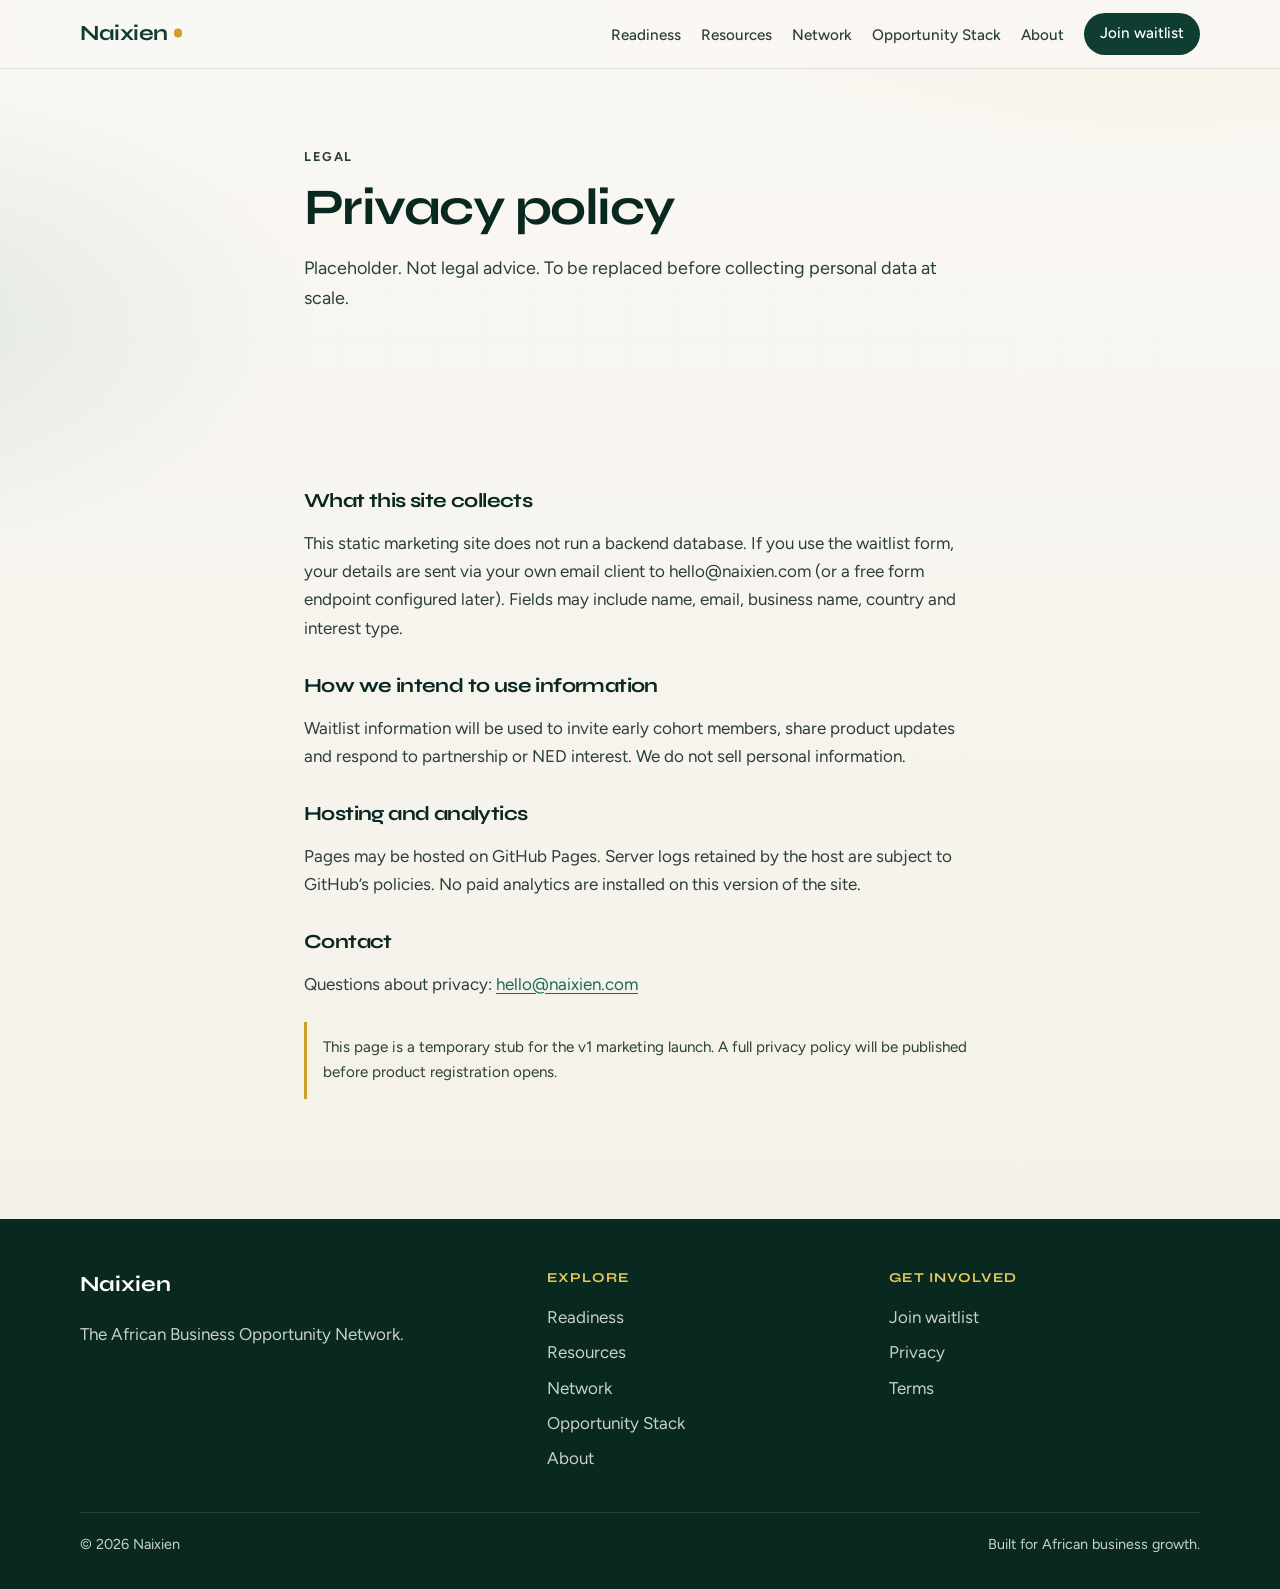
<file: privacy.html>
<!DOCTYPE html>
<html lang="en">
  <head>
    <meta charset="utf-8" />
    <meta name="viewport" content="width=device-width, initial-scale=1" />
    <title>Privacy Policy (placeholder) | Naixien</title>
    <meta
      name="description"
      content="Placeholder privacy policy for the Naixien marketing site."
    />
    <link rel="preconnect" href="https://fonts.googleapis.com" />
    <link rel="preconnect" href="https://fonts.gstatic.com" crossorigin />
    <link
      href="https://fonts.googleapis.com/css2?family=Figtree:wght@400;500;600;700&family=Syne:wght@600;700;800&display=swap"
      rel="stylesheet"
    />
    <link rel="stylesheet" href="assets/css/styles.css" />
    <link rel="icon" href="favicon.ico" sizes="any" />
    <link rel="icon" type="image/png" sizes="32x32" href="assets/favicon-32.png" />
    <link rel="icon" type="image/png" sizes="16x16" href="assets/favicon-16.png" />
    <link rel="apple-touch-icon" sizes="180x180" href="assets/apple-touch-icon.png" />
  </head>
  <body>
    <a class="skip-link" href="#main">Skip to content</a>
    <div class="site-bg" aria-hidden="true"></div>

    <header class="site-header">
      <div class="container nav">
        <a class="logo" href="index.html">Naixien<span aria-hidden="true"></span></a>
        <button
          class="nav-toggle"
          type="button"
          aria-expanded="false"
          aria-controls="site-nav"
        >
          Menu
        </button>
        <ul class="nav-links" id="site-nav">
          <li><a href="readiness.html">Readiness</a></li>
          <li><a href="resources.html">Resources</a></li>
          <li><a href="network.html">Network</a></li>
          <li><a href="opportunity-stack.html">Opportunity Stack</a></li>
          <li><a href="about.html">About</a></li>
          <li><a class="nav-cta" href="join.html">Join waitlist</a></li>
        </ul>
      </div>
    </header>

    <main id="main">
      <section class="page-hero">
        <div class="container legal-body">
          <p class="eyebrow">Legal</p>
          <h1>Privacy policy</h1>
          <p class="lead">Placeholder. Not legal advice. To be replaced before collecting personal data at scale.</p>
        </div>
      </section>

      <section class="section">
        <div class="container legal-body">
          <h2>What this site collects</h2>
          <p>
            This static marketing site does not run a backend database. If you
            use the waitlist form, your details are sent via your own email
            client to hello@naixien.com (or a free form endpoint configured
            later). Fields may include name, email, business name, country and
            interest type.
          </p>
          <h2>How we intend to use information</h2>
          <p>
            Waitlist information will be used to invite early cohort members,
            share product updates and respond to partnership or NED interest.
            We do not sell personal information.
          </p>
          <h2>Hosting and analytics</h2>
          <p>
            Pages may be hosted on GitHub Pages. Server logs retained by the
            host are subject to GitHub’s policies. No paid analytics are
            installed on this version of the site.
          </p>
          <h2>Contact</h2>
          <p>
            Questions about privacy: <a href="mailto:hello@naixien.com">hello@naixien.com</a>
          </p>
          <p class="disclaimer">
            This page is a temporary stub for the v1 marketing launch. A full
            privacy policy will be published before product registration opens.
          </p>
        </div>
      </section>
    </main>

    <footer class="site-footer">
      <div class="container">
        <div class="footer-grid">
          <div>
            <p class="footer-brand">Naixien</p>
            <p>The African Business Opportunity Network.</p>
          </div>
          <div>
            <h3>Explore</h3>
            <ul>
              <li><a href="readiness.html">Readiness</a></li>
              <li><a href="resources.html">Resources</a></li>
              <li><a href="network.html">Network</a></li>
              <li><a href="opportunity-stack.html">Opportunity Stack</a></li>
              <li><a href="about.html">About</a></li>
            </ul>
          </div>
          <div>
            <h3>Get involved</h3>
            <ul>
              <li><a href="join.html">Join waitlist</a></li>
              <li><a href="privacy.html">Privacy</a></li>
              <li><a href="terms.html">Terms</a></li>
            </ul>
          </div>
        </div>
        <div class="footer-bottom">
          <span>&copy; <span data-year></span> Naixien</span>
          <span>Built for African business growth.</span>
        </div>
      </div>
    </footer>

    <script src="assets/js/main.js"></script>
  </body>
</html>
</file>
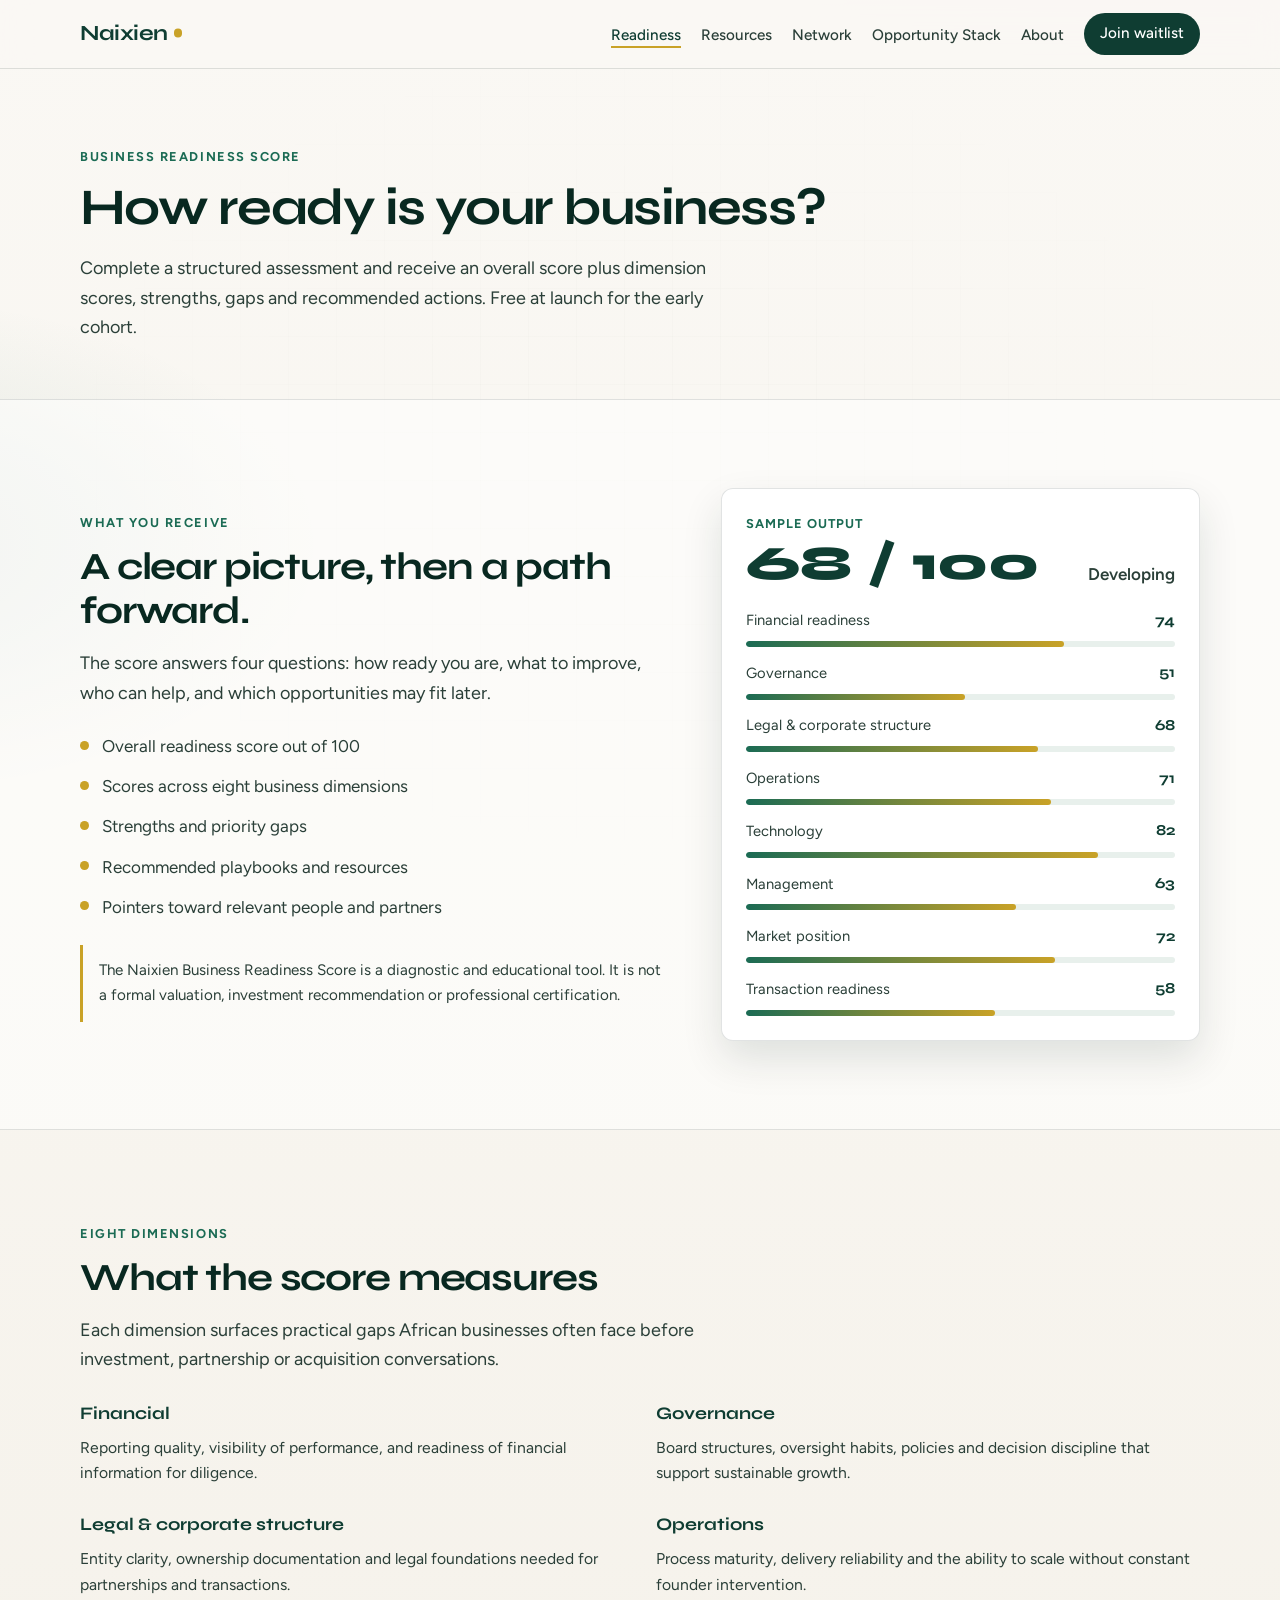
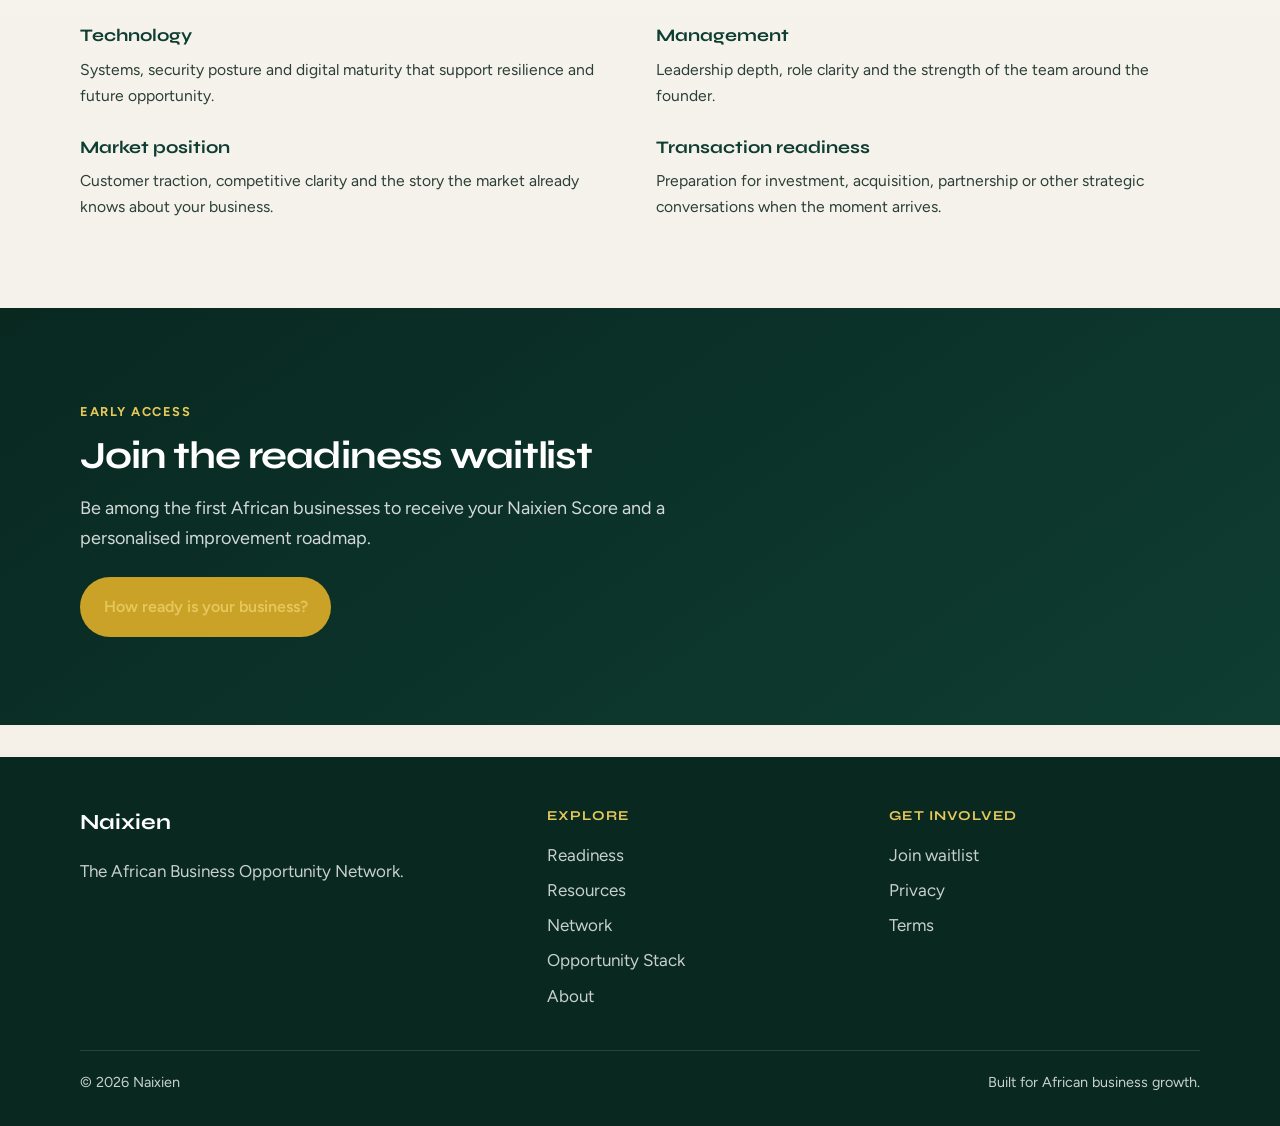
<file: readiness.html>
<!DOCTYPE html>
<html lang="en">
  <head>
    <meta charset="utf-8" />
    <meta name="viewport" content="width=device-width, initial-scale=1" />
    <title>Business Readiness Score | Naixien</title>
    <meta
      name="description"
      content="Understand the Naixien Business Readiness Score across eight dimensions. A diagnostic tool for African businesses, not a valuation or certification."
    />
    <link rel="preconnect" href="https://fonts.googleapis.com" />
    <link rel="preconnect" href="https://fonts.gstatic.com" crossorigin />
    <link
      href="https://fonts.googleapis.com/css2?family=Figtree:wght@400;500;600;700&family=Syne:wght@600;700;800&display=swap"
      rel="stylesheet"
    />
    <link rel="stylesheet" href="assets/css/styles.css" />
    <link rel="icon" href="favicon.ico" sizes="any" />
    <link rel="icon" type="image/png" sizes="32x32" href="assets/favicon-32.png" />
    <link rel="icon" type="image/png" sizes="16x16" href="assets/favicon-16.png" />
    <link rel="apple-touch-icon" sizes="180x180" href="assets/apple-touch-icon.png" />
  </head>
  <body>
    <a class="skip-link" href="#main">Skip to content</a>
    <div class="site-bg" aria-hidden="true"></div>

    <header class="site-header">
      <div class="container nav">
        <a class="logo" href="index.html">Naixien<span aria-hidden="true"></span></a>
        <button
          class="nav-toggle"
          type="button"
          aria-expanded="false"
          aria-controls="site-nav"
        >
          Menu
        </button>
        <ul class="nav-links" id="site-nav">
          <li>
            <a href="readiness.html" aria-current="page">Readiness</a>
          </li>
          <li><a href="resources.html">Resources</a></li>
          <li><a href="network.html">Network</a></li>
          <li><a href="opportunity-stack.html">Opportunity Stack</a></li>
          <li><a href="about.html">About</a></li>
          <li><a class="nav-cta" href="join.html">Join waitlist</a></li>
        </ul>
      </div>
    </header>

    <main id="main">
      <section class="page-hero">
        <div class="container">
          <p class="eyebrow reveal">Business Readiness Score</p>
          <h1 class="reveal">How ready is your business?</h1>
          <p class="lead reveal">
            Complete a structured assessment and receive an overall score plus
            dimension scores, strengths, gaps and recommended actions. Free at
            launch for the early cohort.
          </p>
        </div>
      </section>

      <section class="section section-alt">
        <div class="container split">
          <div class="reveal">
            <p class="eyebrow">What you receive</p>
            <h2>A clear picture, then a path forward.</h2>
            <p class="lead">
              The score answers four questions: how ready you are, what to
              improve, who can help, and which opportunities may fit later.
            </p>
            <ul class="audience-list">
              <li>Overall readiness score out of 100</li>
              <li>Scores across eight business dimensions</li>
              <li>Strengths and priority gaps</li>
              <li>Recommended playbooks and resources</li>
              <li>Pointers toward relevant people and partners</li>
            </ul>
            <p class="disclaimer">
              The Naixien Business Readiness Score is a diagnostic and
              educational tool. It is not a formal valuation, investment
              recommendation or professional certification.
            </p>
          </div>
          <div
            class="score-mock reveal reveal-delay-1"
            aria-label="Sample readiness score output"
          >
            <div class="score-mock-header">
              <div>
                <p class="score-label">Sample output</p>
                <p class="score-value">68 / 100</p>
              </div>
              <p class="score-band">Developing</p>
            </div>
            <div class="dim-row">
              <span class="dim-name">Financial readiness</span>
              <span class="dim-score">74</span>
              <div class="dim-bar"><span style="--w: 74%"></span></div>
            </div>
            <div class="dim-row">
              <span class="dim-name">Governance</span>
              <span class="dim-score">51</span>
              <div class="dim-bar"><span style="--w: 51%"></span></div>
            </div>
            <div class="dim-row">
              <span class="dim-name">Legal &amp; corporate structure</span>
              <span class="dim-score">68</span>
              <div class="dim-bar"><span style="--w: 68%"></span></div>
            </div>
            <div class="dim-row">
              <span class="dim-name">Operations</span>
              <span class="dim-score">71</span>
              <div class="dim-bar"><span style="--w: 71%"></span></div>
            </div>
            <div class="dim-row">
              <span class="dim-name">Technology</span>
              <span class="dim-score">82</span>
              <div class="dim-bar"><span style="--w: 82%"></span></div>
            </div>
            <div class="dim-row">
              <span class="dim-name">Management</span>
              <span class="dim-score">63</span>
              <div class="dim-bar"><span style="--w: 63%"></span></div>
            </div>
            <div class="dim-row">
              <span class="dim-name">Market position</span>
              <span class="dim-score">72</span>
              <div class="dim-bar"><span style="--w: 72%"></span></div>
            </div>
            <div class="dim-row">
              <span class="dim-name">Transaction readiness</span>
              <span class="dim-score">58</span>
              <div class="dim-bar"><span style="--w: 58%"></span></div>
            </div>
          </div>
        </div>
      </section>

      <section class="section">
        <div class="container">
          <p class="eyebrow reveal">Eight dimensions</p>
          <h2 class="reveal">What the score measures</h2>
          <p class="lead reveal">
            Each dimension surfaces practical gaps African businesses often face
            before investment, partnership or acquisition conversations.
          </p>
          <div class="dim-grid">
            <article class="dim-block reveal">
              <h3>Financial</h3>
              <p>
                Reporting quality, visibility of performance, and readiness of
                financial information for diligence.
              </p>
            </article>
            <article class="dim-block reveal reveal-delay-1">
              <h3>Governance</h3>
              <p>
                Board structures, oversight habits, policies and decision
                discipline that support sustainable growth.
              </p>
            </article>
            <article class="dim-block reveal">
              <h3>Legal &amp; corporate structure</h3>
              <p>
                Entity clarity, ownership documentation and legal foundations
                needed for partnerships and transactions.
              </p>
            </article>
            <article class="dim-block reveal reveal-delay-1">
              <h3>Operations</h3>
              <p>
                Process maturity, delivery reliability and the ability to scale
                without constant founder intervention.
              </p>
            </article>
            <article class="dim-block reveal">
              <h3>Technology</h3>
              <p>
                Systems, security posture and digital maturity that support
                resilience and future opportunity.
              </p>
            </article>
            <article class="dim-block reveal reveal-delay-1">
              <h3>Management</h3>
              <p>
                Leadership depth, role clarity and the strength of the team
                around the founder.
              </p>
            </article>
            <article class="dim-block reveal">
              <h3>Market position</h3>
              <p>
                Customer traction, competitive clarity and the story the market
                already knows about your business.
              </p>
            </article>
            <article class="dim-block reveal reveal-delay-1">
              <h3>Transaction readiness</h3>
              <p>
                Preparation for investment, acquisition, partnership or other
                strategic conversations when the moment arrives.
              </p>
            </article>
          </div>
        </div>
      </section>

      <section class="section section-dark">
        <div class="container reveal">
          <p class="eyebrow">Early access</p>
          <h2>Join the readiness waitlist</h2>
          <p class="lead">
            Be among the first African businesses to receive your Naixien Score
            and a personalised improvement roadmap.
          </p>
          <a class="btn btn-primary" href="join.html">How ready is your business?</a>
        </div>
      </section>
    </main>

    <footer class="site-footer">
      <div class="container">
        <div class="footer-grid">
          <div>
            <p class="footer-brand">Naixien</p>
            <p>The African Business Opportunity Network.</p>
          </div>
          <div>
            <h3>Explore</h3>
            <ul>
              <li><a href="readiness.html">Readiness</a></li>
              <li><a href="resources.html">Resources</a></li>
              <li><a href="network.html">Network</a></li>
              <li><a href="opportunity-stack.html">Opportunity Stack</a></li>
              <li><a href="about.html">About</a></li>
            </ul>
          </div>
          <div>
            <h3>Get involved</h3>
            <ul>
              <li><a href="join.html">Join waitlist</a></li>
              <li><a href="privacy.html">Privacy</a></li>
              <li><a href="terms.html">Terms</a></li>
            </ul>
          </div>
        </div>
        <div class="footer-bottom">
          <span>&copy; <span data-year></span> Naixien</span>
          <span>Built for African business growth.</span>
        </div>
      </div>
    </footer>

    <script src="assets/js/main.js"></script>
  </body>
</html>
</file>
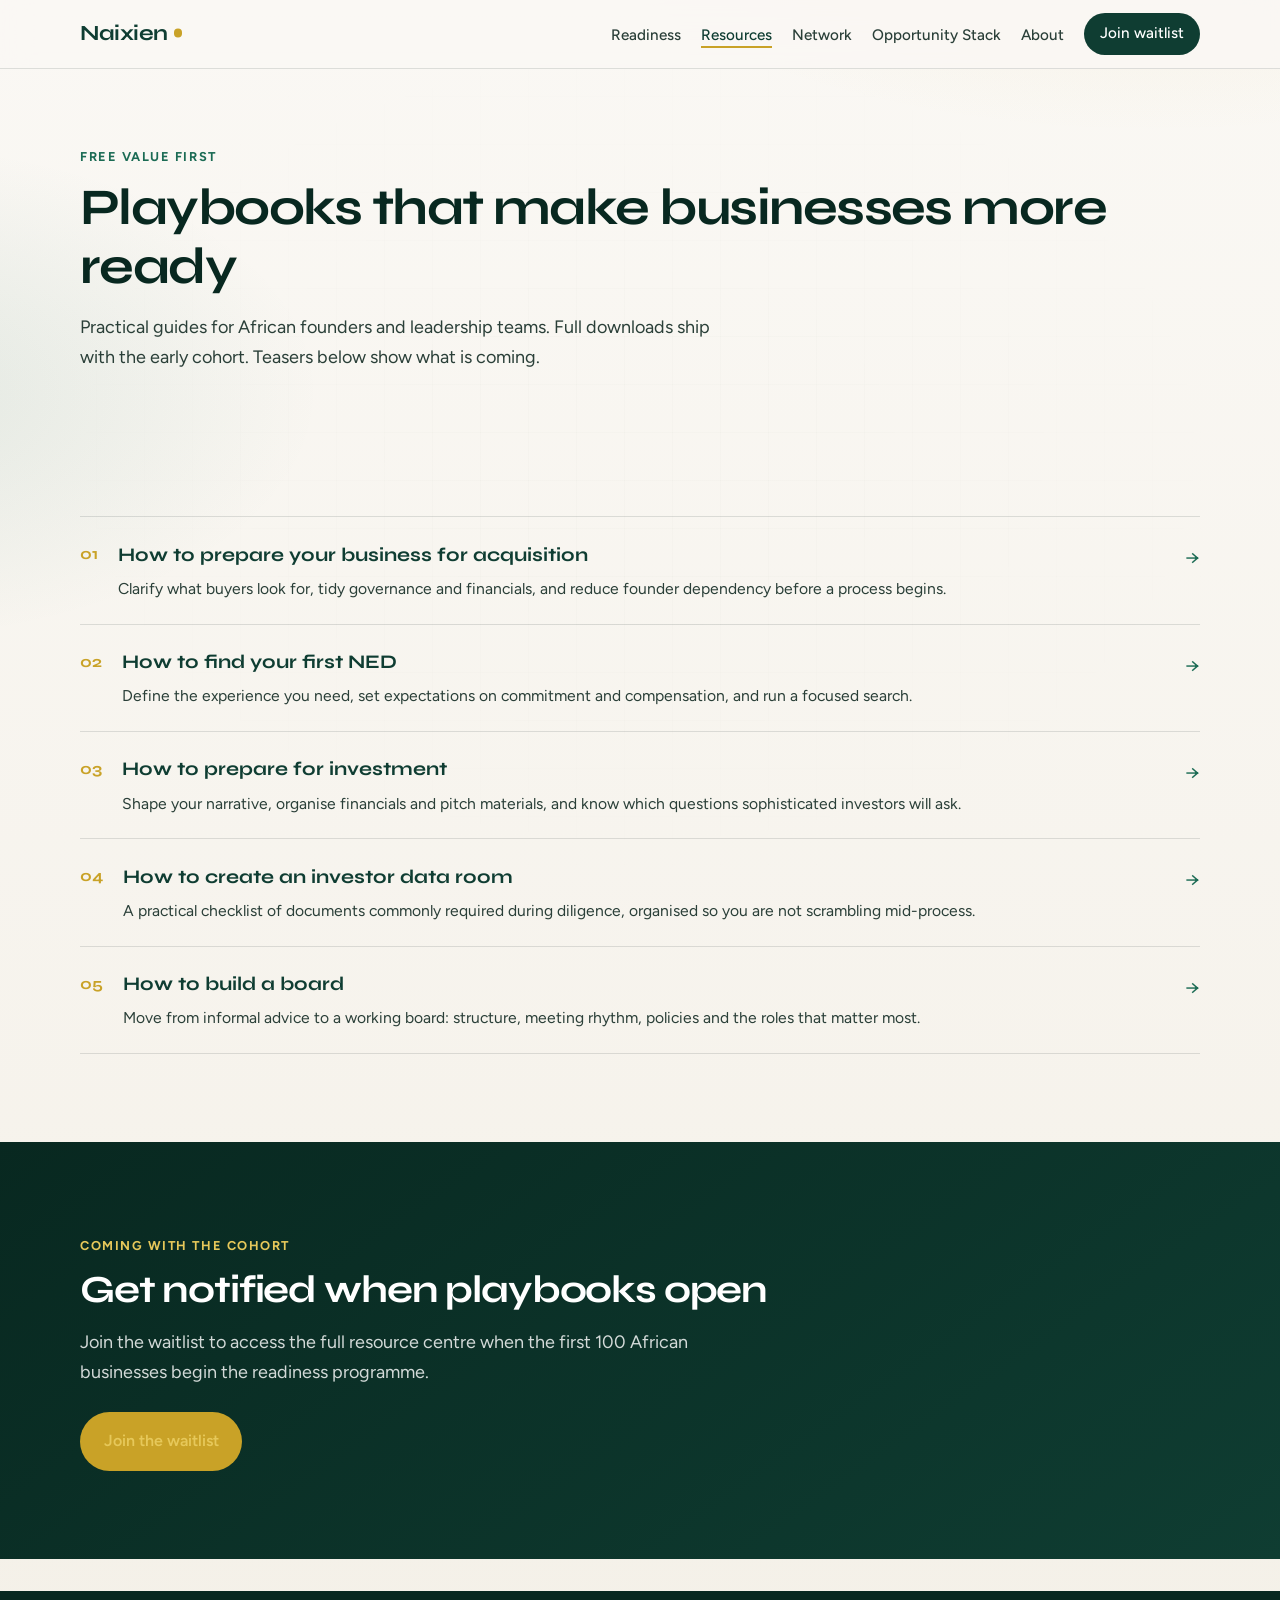
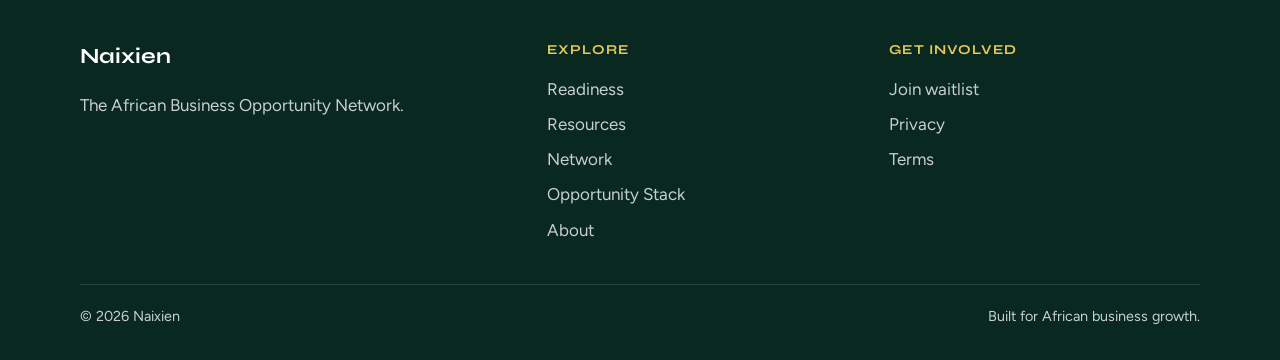
<file: resources.html>
<!DOCTYPE html>
<html lang="en">
  <head>
    <meta charset="utf-8" />
    <meta name="viewport" content="width=device-width, initial-scale=1" />
    <title>Resources &amp; Playbooks | Naixien</title>
    <meta
      name="description"
      content="Free Naixien playbook teasers for acquisition prep, finding an NED, investment readiness, investor data rooms and building a board."
    />
    <link rel="preconnect" href="https://fonts.googleapis.com" />
    <link rel="preconnect" href="https://fonts.gstatic.com" crossorigin />
    <link
      href="https://fonts.googleapis.com/css2?family=Figtree:wght@400;500;600;700&family=Syne:wght@600;700;800&display=swap"
      rel="stylesheet"
    />
    <link rel="stylesheet" href="assets/css/styles.css" />
    <link rel="icon" href="favicon.ico" sizes="any" />
    <link rel="icon" type="image/png" sizes="32x32" href="assets/favicon-32.png" />
    <link rel="icon" type="image/png" sizes="16x16" href="assets/favicon-16.png" />
    <link rel="apple-touch-icon" sizes="180x180" href="assets/apple-touch-icon.png" />
  </head>
  <body>
    <a class="skip-link" href="#main">Skip to content</a>
    <div class="site-bg" aria-hidden="true"></div>

    <header class="site-header">
      <div class="container nav">
        <a class="logo" href="index.html">Naixien<span aria-hidden="true"></span></a>
        <button
          class="nav-toggle"
          type="button"
          aria-expanded="false"
          aria-controls="site-nav"
        >
          Menu
        </button>
        <ul class="nav-links" id="site-nav">
          <li><a href="readiness.html">Readiness</a></li>
          <li>
            <a href="resources.html" aria-current="page">Resources</a>
          </li>
          <li><a href="network.html">Network</a></li>
          <li><a href="opportunity-stack.html">Opportunity Stack</a></li>
          <li><a href="about.html">About</a></li>
          <li><a class="nav-cta" href="join.html">Join waitlist</a></li>
        </ul>
      </div>
    </header>

    <main id="main">
      <section class="page-hero">
        <div class="container">
          <p class="eyebrow reveal">Free value first</p>
          <h1 class="reveal">Playbooks that make businesses more ready</h1>
          <p class="lead reveal">
            Practical guides for African founders and leadership teams. Full
            downloads ship with the early cohort. Teasers below show what is
            coming.
          </p>
        </div>
      </section>

      <section class="section">
        <div class="container">
          <div class="resource-list">
            <a class="resource-item reveal" href="join.html">
              <span class="resource-num">01</span>
              <div>
                <h3>How to prepare your business for acquisition</h3>
                <p>
                  Clarify what buyers look for, tidy governance and financials,
                  and reduce founder dependency before a process begins.
                </p>
              </div>
              <span class="resource-arrow" aria-hidden="true">→</span>
            </a>
            <a class="resource-item reveal" href="join.html">
              <span class="resource-num">02</span>
              <div>
                <h3>How to find your first NED</h3>
                <p>
                  Define the experience you need, set expectations on
                  commitment and compensation, and run a focused search.
                </p>
              </div>
              <span class="resource-arrow" aria-hidden="true">→</span>
            </a>
            <a class="resource-item reveal" href="join.html">
              <span class="resource-num">03</span>
              <div>
                <h3>How to prepare for investment</h3>
                <p>
                  Shape your narrative, organise financials and pitch materials,
                  and know which questions sophisticated investors will ask.
                </p>
              </div>
              <span class="resource-arrow" aria-hidden="true">→</span>
            </a>
            <a class="resource-item reveal" href="join.html">
              <span class="resource-num">04</span>
              <div>
                <h3>How to create an investor data room</h3>
                <p>
                  A practical checklist of documents commonly required during
                  diligence, organised so you are not scrambling mid-process.
                </p>
              </div>
              <span class="resource-arrow" aria-hidden="true">→</span>
            </a>
            <a class="resource-item reveal" href="join.html">
              <span class="resource-num">05</span>
              <div>
                <h3>How to build a board</h3>
                <p>
                  Move from informal advice to a working board: structure,
                  meeting rhythm, policies and the roles that matter most.
                </p>
              </div>
              <span class="resource-arrow" aria-hidden="true">→</span>
            </a>
          </div>
        </div>
      </section>

      <section class="section section-dark">
        <div class="container reveal">
          <p class="eyebrow">Coming with the cohort</p>
          <h2>Get notified when playbooks open</h2>
          <p class="lead">
            Join the waitlist to access the full resource centre when the first
            100 African businesses begin the readiness programme.
          </p>
          <a class="btn btn-primary" href="join.html">Join the waitlist</a>
        </div>
      </section>
    </main>

    <footer class="site-footer">
      <div class="container">
        <div class="footer-grid">
          <div>
            <p class="footer-brand">Naixien</p>
            <p>The African Business Opportunity Network.</p>
          </div>
          <div>
            <h3>Explore</h3>
            <ul>
              <li><a href="readiness.html">Readiness</a></li>
              <li><a href="resources.html">Resources</a></li>
              <li><a href="network.html">Network</a></li>
              <li><a href="opportunity-stack.html">Opportunity Stack</a></li>
              <li><a href="about.html">About</a></li>
            </ul>
          </div>
          <div>
            <h3>Get involved</h3>
            <ul>
              <li><a href="join.html">Join waitlist</a></li>
              <li><a href="privacy.html">Privacy</a></li>
              <li><a href="terms.html">Terms</a></li>
            </ul>
          </div>
        </div>
        <div class="footer-bottom">
          <span>&copy; <span data-year></span> Naixien</span>
          <span>Built for African business growth.</span>
        </div>
      </div>
    </footer>

    <script src="assets/js/main.js"></script>
  </body>
</html>
</file>
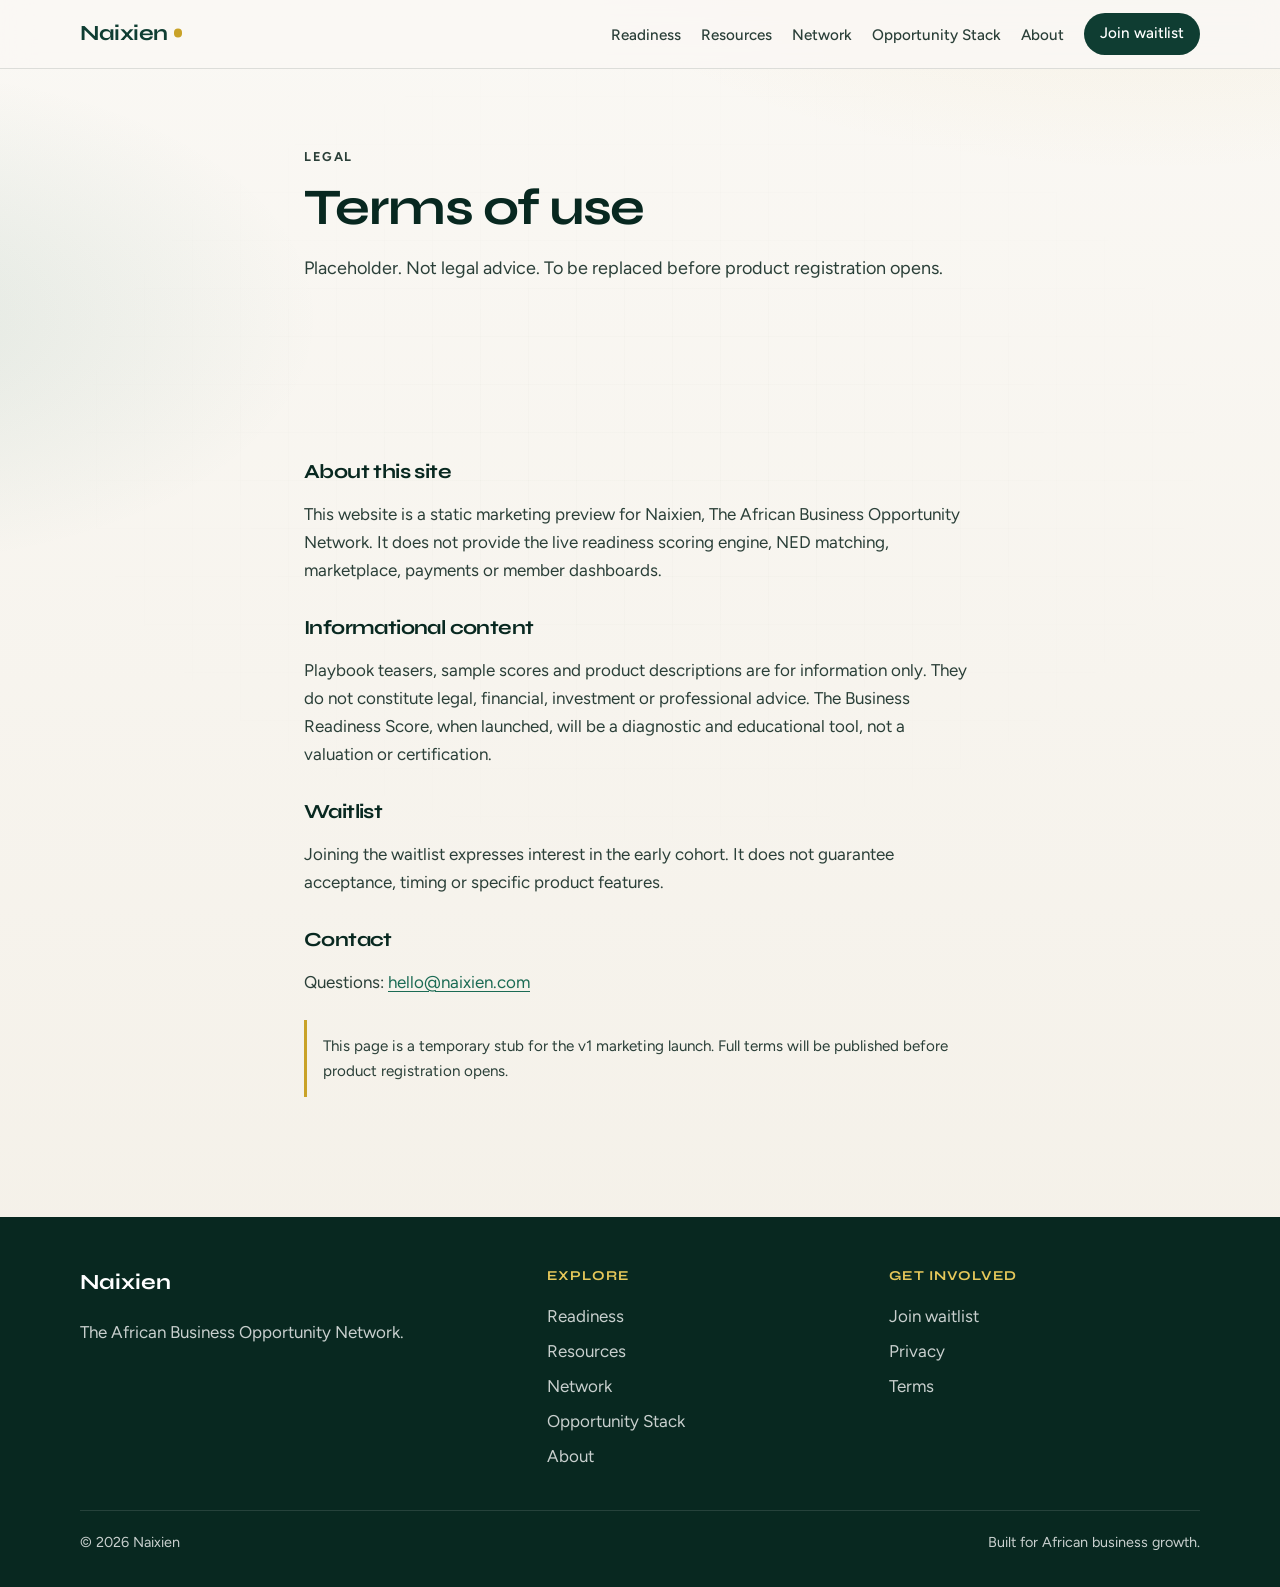
<file: terms.html>
<!DOCTYPE html>
<html lang="en">
  <head>
    <meta charset="utf-8" />
    <meta name="viewport" content="width=device-width, initial-scale=1" />
    <title>Terms of Use (placeholder) | Naixien</title>
    <meta
      name="description"
      content="Placeholder terms of use for the Naixien marketing site."
    />
    <link rel="preconnect" href="https://fonts.googleapis.com" />
    <link rel="preconnect" href="https://fonts.gstatic.com" crossorigin />
    <link
      href="https://fonts.googleapis.com/css2?family=Figtree:wght@400;500;600;700&family=Syne:wght@600;700;800&display=swap"
      rel="stylesheet"
    />
    <link rel="stylesheet" href="assets/css/styles.css" />
    <link rel="icon" href="favicon.ico" sizes="any" />
    <link rel="icon" type="image/png" sizes="32x32" href="assets/favicon-32.png" />
    <link rel="icon" type="image/png" sizes="16x16" href="assets/favicon-16.png" />
    <link rel="apple-touch-icon" sizes="180x180" href="assets/apple-touch-icon.png" />
  </head>
  <body>
    <a class="skip-link" href="#main">Skip to content</a>
    <div class="site-bg" aria-hidden="true"></div>

    <header class="site-header">
      <div class="container nav">
        <a class="logo" href="index.html">Naixien<span aria-hidden="true"></span></a>
        <button
          class="nav-toggle"
          type="button"
          aria-expanded="false"
          aria-controls="site-nav"
        >
          Menu
        </button>
        <ul class="nav-links" id="site-nav">
          <li><a href="readiness.html">Readiness</a></li>
          <li><a href="resources.html">Resources</a></li>
          <li><a href="network.html">Network</a></li>
          <li><a href="opportunity-stack.html">Opportunity Stack</a></li>
          <li><a href="about.html">About</a></li>
          <li><a class="nav-cta" href="join.html">Join waitlist</a></li>
        </ul>
      </div>
    </header>

    <main id="main">
      <section class="page-hero">
        <div class="container legal-body">
          <p class="eyebrow">Legal</p>
          <h1>Terms of use</h1>
          <p class="lead">Placeholder. Not legal advice. To be replaced before product registration opens.</p>
        </div>
      </section>

      <section class="section">
        <div class="container legal-body">
          <h2>About this site</h2>
          <p>
            This website is a static marketing preview for Naixien, The African
            Business Opportunity Network. It does not provide the live readiness
            scoring engine, NED matching, marketplace, payments or member
            dashboards.
          </p>
          <h2>Informational content</h2>
          <p>
            Playbook teasers, sample scores and product descriptions are for
            information only. They do not constitute legal, financial,
            investment or professional advice. The Business Readiness Score, when
            launched, will be a diagnostic and educational tool, not a valuation
            or certification.
          </p>
          <h2>Waitlist</h2>
          <p>
            Joining the waitlist expresses interest in the early cohort. It does
            not guarantee acceptance, timing or specific product features.
          </p>
          <h2>Contact</h2>
          <p>
            Questions: <a href="mailto:hello@naixien.com">hello@naixien.com</a>
          </p>
          <p class="disclaimer">
            This page is a temporary stub for the v1 marketing launch. Full terms
            will be published before product registration opens.
          </p>
        </div>
      </section>
    </main>

    <footer class="site-footer">
      <div class="container">
        <div class="footer-grid">
          <div>
            <p class="footer-brand">Naixien</p>
            <p>The African Business Opportunity Network.</p>
          </div>
          <div>
            <h3>Explore</h3>
            <ul>
              <li><a href="readiness.html">Readiness</a></li>
              <li><a href="resources.html">Resources</a></li>
              <li><a href="network.html">Network</a></li>
              <li><a href="opportunity-stack.html">Opportunity Stack</a></li>
              <li><a href="about.html">About</a></li>
            </ul>
          </div>
          <div>
            <h3>Get involved</h3>
            <ul>
              <li><a href="join.html">Join waitlist</a></li>
              <li><a href="privacy.html">Privacy</a></li>
              <li><a href="terms.html">Terms</a></li>
            </ul>
          </div>
        </div>
        <div class="footer-bottom">
          <span>&copy; <span data-year></span> Naixien</span>
          <span>Built for African business growth.</span>
        </div>
      </div>
    </footer>

    <script src="assets/js/main.js"></script>
  </body>
</html>
</file>
<file: assets/css/styles.css>
/* Naixien v1 marketing site
   Brand: deep forest + sun gold on warm mist
   Swap Formspree later via data-form-endpoint on forms */

:root {
  --ink: #0c1f1a;
  --ink-soft: #2a3f38;
  --forest: #0f3d32;
  --forest-deep: #082820;
  --leaf: #1b6b54;
  --leaf-bright: #2a8f70;
  --gold: #c9a227;
  --gold-soft: #e6c85a;
  --sand: #f3efe6;
  --mist: #e8f0ec;
  --paper: #faf8f4;
  --line: rgba(12, 31, 26, 0.12);
  --white: #ffffff;
  --focus: #1b6b54;
  --radius: 4px;
  --max: 1120px;
  --nav-h: 4.25rem;
  --font-display: "Syne", "Avenir Next", "Segoe UI", sans-serif;
  --font-body: "Figtree", "Avenir Next", "Segoe UI", sans-serif;
  --shadow-soft: 0 18px 40px rgba(8, 40, 32, 0.12);
  --ease: cubic-bezier(0.22, 1, 0.36, 1);
}

*,
*::before,
*::after {
  box-sizing: border-box;
}

html {
  scroll-behavior: smooth;
}

body {
  margin: 0;
  font-family: var(--font-body);
  font-size: 1.0625rem;
  line-height: 1.65;
  color: var(--ink);
  background:
    radial-gradient(1200px 600px at 90% -10%, rgba(201, 162, 39, 0.12), transparent 55%),
    radial-gradient(900px 500px at -10% 20%, rgba(27, 107, 84, 0.1), transparent 50%),
    linear-gradient(180deg, var(--paper) 0%, var(--sand) 100%);
  min-height: 100vh;
  -webkit-font-smoothing: antialiased;
}

img {
  max-width: 100%;
  display: block;
}

a {
  color: var(--leaf);
  text-underline-offset: 0.2em;
}

a:hover {
  color: var(--forest);
}

:focus-visible {
  outline: 3px solid var(--focus);
  outline-offset: 3px;
}

.skip-link {
  position: absolute;
  left: 1rem;
  top: -100px;
  background: var(--forest);
  color: var(--white);
  padding: 0.75rem 1rem;
  z-index: 1000;
  border-radius: var(--radius);
}

.skip-link:focus {
  top: 1rem;
}

.container {
  width: min(100% - 2rem, var(--max));
  margin-inline: auto;
}

/* Pattern atmosphere */
.site-bg {
  position: fixed;
  inset: 0;
  pointer-events: none;
  z-index: -1;
  opacity: 0.35;
  background-image:
    linear-gradient(rgba(15, 61, 50, 0.04) 1px, transparent 1px),
    linear-gradient(90deg, rgba(15, 61, 50, 0.04) 1px, transparent 1px);
  background-size: 48px 48px;
  mask-image: radial-gradient(ellipse at center, black 20%, transparent 75%);
}

/* Header */
.site-header {
  position: sticky;
  top: 0;
  z-index: 50;
  backdrop-filter: blur(14px);
  background: rgba(250, 248, 244, 0.88);
  border-bottom: 1px solid var(--line);
}

.nav {
  display: flex;
  align-items: center;
  justify-content: space-between;
  min-height: var(--nav-h);
  gap: 1rem;
}

.logo {
  font-family: var(--font-display);
  font-weight: 700;
  font-size: 1.35rem;
  letter-spacing: -0.02em;
  color: var(--forest);
  text-decoration: none;
  display: inline-flex;
  align-items: baseline;
  gap: 0.35rem;
}

.logo span {
  width: 0.55rem;
  height: 0.55rem;
  border-radius: 50%;
  background: var(--gold);
  display: inline-block;
  transform: translateY(-0.15rem);
}

.nav-toggle {
  display: none;
  border: 1px solid var(--line);
  background: var(--white);
  border-radius: var(--radius);
  padding: 0.55rem 0.75rem;
  font: inherit;
  color: var(--ink);
  cursor: pointer;
}

.nav-links {
  display: flex;
  align-items: center;
  gap: 0.15rem 1.25rem;
  list-style: none;
  margin: 0;
  padding: 0;
}

.nav-links a {
  text-decoration: none;
  color: var(--ink-soft);
  font-weight: 500;
  font-size: 0.95rem;
  position: relative;
}

.nav-links a::after {
  content: "";
  position: absolute;
  left: 0;
  bottom: -0.25rem;
  width: 100%;
  height: 2px;
  background: var(--gold);
  transform: scaleX(0);
  transform-origin: left;
  transition: transform 0.35s var(--ease);
}

.nav-links a:hover::after,
.nav-links a[aria-current="page"]::after {
  transform: scaleX(1);
}

.nav-links a[aria-current="page"] {
  color: var(--forest);
}

.nav-cta {
  display: inline-flex;
  align-items: center;
  justify-content: center;
  padding: 0.55rem 1rem;
  background: var(--forest);
  color: var(--white) !important;
  border-radius: 999px;
  text-decoration: none;
  font-weight: 600;
  font-size: 0.9rem;
  transition: background 0.25s var(--ease), transform 0.25s var(--ease);
}

.nav-cta::after {
  display: none !important;
}

.nav-cta:hover {
  background: var(--leaf);
  transform: translateY(-1px);
}

@media (max-width: 980px) {
  .nav-toggle {
    display: inline-flex;
  }

  .nav-links {
    position: absolute;
    top: calc(var(--nav-h) + 1px);
    left: 0;
    right: 0;
    background: var(--paper);
    border-bottom: 1px solid var(--line);
    flex-direction: column;
    align-items: stretch;
    padding: 1rem;
    gap: 0.25rem;
    display: none;
  }

  .nav-links.is-open {
    display: flex;
    animation: dropIn 0.35s var(--ease);
  }

  .nav-links a,
  .nav-cta {
    padding: 0.75rem 0.5rem;
  }

  .nav-cta {
    text-align: center;
    margin-top: 0.35rem;
  }
}

@keyframes dropIn {
  from {
    opacity: 0;
    transform: translateY(-8px);
  }
  to {
    opacity: 1;
    transform: translateY(0);
  }
}

/* Buttons */
.btn {
  display: inline-flex;
  align-items: center;
  justify-content: center;
  gap: 0.5rem;
  padding: 0.9rem 1.35rem;
  border-radius: 999px;
  font-family: inherit;
  font-weight: 600;
  font-size: 1rem;
  text-decoration: none;
  border: 2px solid transparent;
  cursor: pointer;
  transition: transform 0.25s var(--ease), background 0.25s var(--ease), border-color 0.25s var(--ease), color 0.25s var(--ease);
}

.btn:hover {
  transform: translateY(-2px);
}

.btn-primary {
  background: var(--gold);
  color: var(--forest-deep);
}

.btn-primary:hover {
  background: var(--gold-soft);
  color: var(--forest-deep);
}

.btn-secondary {
  background: transparent;
  border-color: rgba(255, 255, 255, 0.45);
  color: var(--white);
}

.btn-secondary:hover {
  border-color: var(--white);
  color: var(--white);
}

.btn-outline {
  background: transparent;
  border-color: var(--forest);
  color: var(--forest);
}

.btn-outline:hover {
  background: var(--forest);
  color: var(--white);
}

.btn-group {
  display: flex;
  flex-wrap: wrap;
  gap: 0.75rem;
}

/* Hero */
.hero {
  position: relative;
  min-height: calc(100vh - var(--nav-h));
  display: grid;
  align-items: end;
  overflow: hidden;
  color: var(--white);
  background:
    linear-gradient(160deg, rgba(8, 40, 32, 0.55) 0%, rgba(15, 61, 50, 0.35) 40%, rgba(8, 40, 32, 0.75) 100%),
    linear-gradient(120deg, #0a2f28 0%, #145a48 42%, #8a6a18 100%);
}

.hero::before {
  content: "";
  position: absolute;
  inset: 0;
  background:
    radial-gradient(circle at 78% 28%, rgba(230, 200, 90, 0.35), transparent 28%),
    radial-gradient(circle at 18% 72%, rgba(42, 143, 112, 0.35), transparent 32%),
    repeating-linear-gradient(
      -18deg,
      transparent 0 14px,
      rgba(255, 255, 255, 0.035) 14px 15px
    );
  animation: drift 18s ease-in-out infinite alternate;
  pointer-events: none;
}

.hero::after {
  content: "";
  position: absolute;
  inset: auto 0 0 0;
  height: 40%;
  background: linear-gradient(to top, rgba(8, 40, 32, 0.85), transparent);
  pointer-events: none;
}

@keyframes drift {
  from {
    transform: scale(1) translate(0, 0);
  }
  to {
    transform: scale(1.06) translate(-1.5%, 1%);
  }
}

.hero-inner {
  position: relative;
  z-index: 1;
  padding: clamp(4rem, 12vh, 7rem) 0 clamp(3.5rem, 8vh, 5rem);
  max-width: 42rem;
}

.brand-mark {
  font-family: var(--font-display);
  font-weight: 800;
  font-size: clamp(3rem, 9vw, 5.5rem);
  line-height: 0.95;
  letter-spacing: -0.04em;
  margin: 0 0 1rem;
  color: var(--white);
}

.brand-mark .dot {
  color: var(--gold-soft);
}

.hero-tagline {
  font-family: var(--font-display);
  font-weight: 600;
  font-size: clamp(1.15rem, 2.5vw, 1.5rem);
  margin: 0 0 1rem;
  color: rgba(255, 255, 255, 0.92);
  letter-spacing: -0.01em;
}

.hero-lead {
  margin: 0 0 1.75rem;
  color: rgba(255, 255, 255, 0.82);
  font-size: 1.05rem;
  max-width: 36rem;
}

/* Sections */
.section {
  padding: clamp(3.5rem, 8vw, 5.5rem) 0;
}

.section-alt {
  background: rgba(255, 255, 255, 0.55);
  border-block: 1px solid var(--line);
}

.section-dark {
  background: linear-gradient(145deg, var(--forest-deep), var(--forest));
  color: var(--white);
}

.section-dark a {
  color: var(--gold-soft);
}

.eyebrow {
  display: inline-block;
  font-size: 0.8rem;
  font-weight: 700;
  letter-spacing: 0.12em;
  text-transform: uppercase;
  color: var(--leaf);
  margin: 0 0 0.75rem;
}

.section-dark .eyebrow {
  color: var(--gold-soft);
}

.section h1,
.section h2,
.page-hero h1 {
  font-family: var(--font-display);
  font-weight: 700;
  letter-spacing: -0.03em;
  line-height: 1.15;
  margin: 0 0 1rem;
  color: var(--forest-deep);
}

.section-dark h1,
.section-dark h2 {
  color: var(--white);
}

.section h2 {
  font-size: clamp(1.75rem, 4vw, 2.4rem);
}

.lead {
  font-size: 1.125rem;
  color: var(--ink-soft);
  max-width: 40rem;
  margin: 0 0 1.5rem;
}

.section-dark .lead {
  color: rgba(255, 255, 255, 0.82);
}

.page-hero {
  padding: clamp(2.75rem, 7vw, 4.5rem) 0 2rem;
}

.page-hero h1 {
  font-size: clamp(2.1rem, 5vw, 3.2rem);
}

/* Pillars */
.pillars {
  display: grid;
  grid-template-columns: repeat(4, 1fr);
  gap: 1.5rem;
  counter-reset: pillar;
}

@media (max-width: 900px) {
  .pillars {
    grid-template-columns: repeat(2, 1fr);
  }
}

@media (max-width: 520px) {
  .pillars {
    grid-template-columns: 1fr;
  }
}

.pillar {
  padding: 0;
  border: 0;
  background: transparent;
  counter-increment: pillar;
}

.pillar-index {
  font-family: var(--font-display);
  font-size: 0.85rem;
  font-weight: 700;
  color: var(--gold);
  letter-spacing: 0.08em;
  margin-bottom: 0.65rem;
}

.pillar h3 {
  font-family: var(--font-display);
  font-size: 1.35rem;
  margin: 0 0 0.5rem;
  color: var(--forest);
}

.pillar p {
  margin: 0;
  color: var(--ink-soft);
  font-size: 0.98rem;
}

.pillar-rule {
  width: 2.5rem;
  height: 3px;
  background: var(--leaf);
  margin: 0 0 1rem;
  transform-origin: left;
}

/* Split layout */
.split {
  display: grid;
  grid-template-columns: 1.1fr 0.9fr;
  gap: clamp(2rem, 5vw, 3.5rem);
  align-items: center;
}

@media (max-width: 800px) {
  .split {
    grid-template-columns: 1fr;
  }
}

/* Score mock */
.score-mock {
  background: var(--white);
  border: 1px solid var(--line);
  border-radius: 12px;
  padding: 1.5rem;
  box-shadow: var(--shadow-soft);
}

.score-mock-header {
  display: flex;
  justify-content: space-between;
  align-items: flex-end;
  gap: 1rem;
  margin-bottom: 1.25rem;
}

.score-label {
  font-size: 0.8rem;
  font-weight: 700;
  letter-spacing: 0.08em;
  text-transform: uppercase;
  color: var(--leaf);
  margin: 0 0 0.35rem;
}

.score-value {
  font-family: var(--font-display);
  font-size: 3rem;
  font-weight: 800;
  line-height: 1;
  color: var(--forest);
  margin: 0;
}

.score-band {
  font-weight: 600;
  color: var(--ink-soft);
  margin: 0;
}

.dim-row {
  display: grid;
  grid-template-columns: 1fr auto;
  gap: 0.5rem 1rem;
  align-items: center;
  margin-bottom: 0.85rem;
}

.dim-row:last-child {
  margin-bottom: 0;
}

.dim-name {
  font-size: 0.92rem;
  color: var(--ink-soft);
}

.dim-score {
  font-family: var(--font-display);
  font-weight: 700;
  font-size: 0.95rem;
  color: var(--forest);
}

.dim-bar {
  grid-column: 1 / -1;
  height: 6px;
  background: var(--mist);
  border-radius: 999px;
  overflow: hidden;
}

.dim-bar > span {
  display: block;
  height: 100%;
  width: 0;
  background: linear-gradient(90deg, var(--leaf), var(--gold));
  border-radius: inherit;
  transition: width 1.1s var(--ease);
}

.score-mock.is-visible .dim-bar > span {
  width: var(--w);
}

/* Resource list (not cards as interaction containers; teasers as list) */
.resource-list {
  display: grid;
  gap: 0;
  border-top: 1px solid var(--line);
}

.resource-item {
  display: grid;
  grid-template-columns: auto 1fr auto;
  gap: 1rem 1.25rem;
  align-items: start;
  padding: 1.35rem 0;
  border-bottom: 1px solid var(--line);
  text-decoration: none;
  color: inherit;
  transition: background 0.25s var(--ease);
}

.resource-item:hover {
  background: rgba(255, 255, 255, 0.55);
}

.resource-num {
  font-family: var(--font-display);
  font-weight: 700;
  color: var(--gold);
  font-size: 1rem;
  padding-top: 0.15rem;
}

.resource-item h3 {
  margin: 0 0 0.35rem;
  font-family: var(--font-display);
  font-size: 1.2rem;
  color: var(--forest);
}

.resource-item p {
  margin: 0;
  color: var(--ink-soft);
  font-size: 0.98rem;
}

.resource-arrow {
  color: var(--leaf);
  font-size: 1.25rem;
  padding-top: 0.15rem;
  transition: transform 0.25s var(--ease);
}

.resource-item:hover .resource-arrow {
  transform: translateX(4px);
}

@media (max-width: 600px) {
  .resource-item {
    grid-template-columns: auto 1fr;
  }

  .resource-arrow {
    display: none;
  }
}

/* Audience / interest options */
.option-grid {
  display: grid;
  grid-template-columns: repeat(3, 1fr);
  gap: 1.25rem;
}

@media (max-width: 800px) {
  .option-grid {
    grid-template-columns: 1fr;
  }
}

.option {
  padding: 1.25rem 0;
  border-top: 3px solid var(--leaf);
}

.option h3 {
  font-family: var(--font-display);
  margin: 0 0 0.5rem;
  font-size: 1.2rem;
  color: var(--forest);
}

.option p {
  margin: 0 0 1rem;
  color: var(--ink-soft);
}

/* Forms */
.form {
  display: grid;
  gap: 1rem;
  max-width: 36rem;
}

.form-row {
  display: grid;
  gap: 0.4rem;
}

.form-row.two {
  grid-template-columns: 1fr 1fr;
  gap: 1rem;
}

@media (max-width: 560px) {
  .form-row.two {
    grid-template-columns: 1fr;
  }
}

label {
  font-weight: 600;
  font-size: 0.92rem;
  color: var(--forest);
}

input,
select,
textarea {
  width: 100%;
  font: inherit;
  padding: 0.8rem 0.95rem;
  border: 1px solid var(--line);
  border-radius: var(--radius);
  background: var(--white);
  color: var(--ink);
}

input:focus,
select:focus,
textarea:focus {
  border-color: var(--leaf);
  outline: none;
  box-shadow: 0 0 0 3px rgba(27, 107, 84, 0.18);
}

.form-note {
  font-size: 0.9rem;
  color: var(--ink-soft);
  margin: 0;
}

.form-status {
  min-height: 1.5rem;
  font-size: 0.95rem;
  color: var(--leaf);
}

.checkbox-row {
  display: flex;
  gap: 0.65rem;
  align-items: flex-start;
}

.checkbox-row input {
  width: auto;
  margin-top: 0.3rem;
}

.checkbox-row label {
  font-weight: 500;
  color: var(--ink-soft);
}

/* Disclaimer */
.disclaimer {
  border-left: 3px solid var(--gold);
  padding: 0.85rem 0 0.85rem 1rem;
  color: var(--ink-soft);
  font-size: 0.95rem;
  background: transparent;
  margin: 1.5rem 0 0;
}

/* Dimensions list on readiness */
.dim-grid {
  display: grid;
  grid-template-columns: repeat(2, 1fr);
  gap: 1.5rem 2rem;
}

@media (max-width: 700px) {
  .dim-grid {
    grid-template-columns: 1fr;
  }
}

.dim-block h3 {
  font-family: var(--font-display);
  font-size: 1.1rem;
  margin: 0 0 0.4rem;
  color: var(--forest);
}

.dim-block p {
  margin: 0;
  color: var(--ink-soft);
  font-size: 0.98rem;
}

/* Audience list */
.audience-list {
  list-style: none;
  margin: 0;
  padding: 0;
  display: grid;
  gap: 0.75rem;
}

.audience-list li {
  padding-left: 1.35rem;
  position: relative;
  color: var(--ink-soft);
}

.audience-list li::before {
  content: "";
  position: absolute;
  left: 0;
  top: 0.55rem;
  width: 0.55rem;
  height: 0.55rem;
  border-radius: 50%;
  background: var(--gold);
}

/* Coming next badge */
.coming-next {
  display: inline-block;
  font-size: 0.75rem;
  font-weight: 700;
  letter-spacing: 0.1em;
  text-transform: uppercase;
  color: var(--forest);
  background: var(--mist);
  padding: 0.35rem 0.65rem;
  border-radius: 999px;
  margin-bottom: 1rem;
}

/* Footer */
.site-footer {
  background: var(--forest-deep);
  color: rgba(255, 255, 255, 0.78);
  padding: 3rem 0 2rem;
  margin-top: 2rem;
}

.footer-grid {
  display: grid;
  grid-template-columns: 1.4fr 1fr 1fr;
  gap: 2rem;
  margin-bottom: 2.5rem;
}

@media (max-width: 700px) {
  .footer-grid {
    grid-template-columns: 1fr;
  }
}

.footer-brand {
  font-family: var(--font-display);
  font-weight: 700;
  font-size: 1.35rem;
  color: var(--white);
  margin: 0 0 0.65rem;
}

.site-footer h3 {
  font-family: var(--font-display);
  font-size: 0.85rem;
  letter-spacing: 0.08em;
  text-transform: uppercase;
  color: var(--gold-soft);
  margin: 0 0 0.85rem;
}

.site-footer ul {
  list-style: none;
  margin: 0;
  padding: 0;
  display: grid;
  gap: 0.45rem;
}

.site-footer a {
  color: rgba(255, 255, 255, 0.78);
  text-decoration: none;
}

.site-footer a:hover {
  color: var(--white);
}

.footer-bottom {
  border-top: 1px solid rgba(255, 255, 255, 0.12);
  padding-top: 1.25rem;
  display: flex;
  flex-wrap: wrap;
  gap: 0.75rem 1.5rem;
  justify-content: space-between;
  font-size: 0.9rem;
}

/* Reveal motion */
.reveal {
  opacity: 0;
  transform: translateY(18px);
  transition: opacity 0.7s var(--ease), transform 0.7s var(--ease);
}

.reveal.is-visible {
  opacity: 1;
  transform: translateY(0);
}

.reveal-delay-1 {
  transition-delay: 0.1s;
}

.reveal-delay-2 {
  transition-delay: 0.2s;
}

.reveal-delay-3 {
  transition-delay: 0.3s;
}

/* Legal stubs */
.legal-body {
  max-width: 42rem;
}

.legal-body h2 {
  font-size: 1.25rem;
  margin-top: 2rem;
}

.legal-body p {
  color: var(--ink-soft);
}

/* Utility */
.mt-0 {
  margin-top: 0;
}

.sr-only {
  position: absolute;
  width: 1px;
  height: 1px;
  padding: 0;
  margin: -1px;
  overflow: hidden;
  clip: rect(0, 0, 0, 0);
  border: 0;
}
</file>
